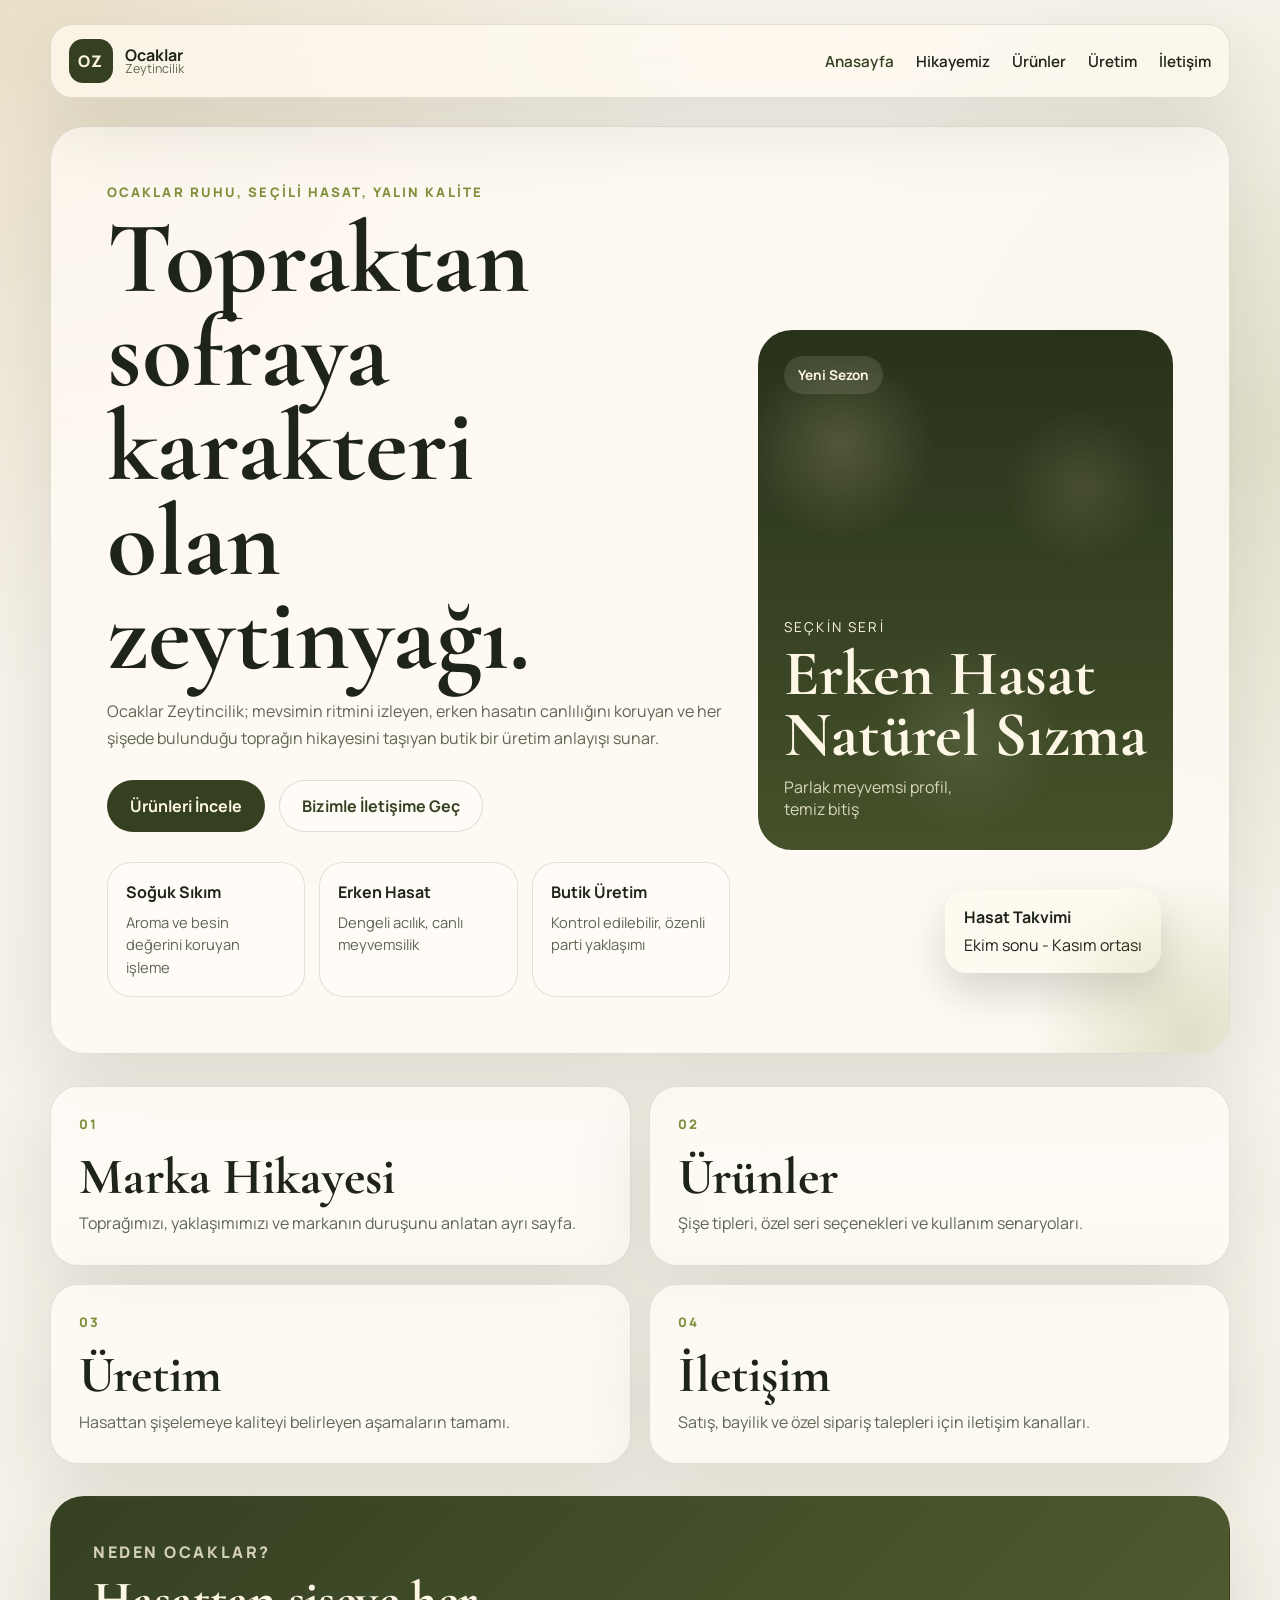
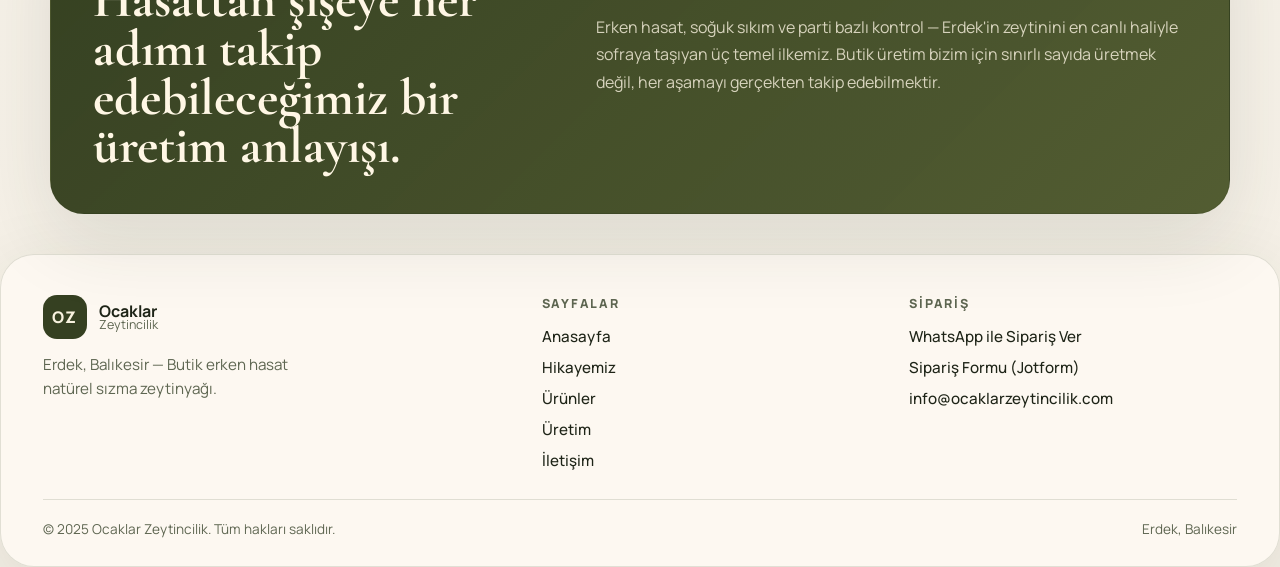
<file: index.html>
<!doctype html>
<html lang="tr">
  <head>
    <meta charset="UTF-8" />
    <meta name="viewport" content="width=device-width, initial-scale=1.0" />
    <title>Ocaklar Zeytincilik</title>
    <meta
      name="description"
      content="Ocaklar Zeytincilik için butik üretim anlayışını ve ürün dünyasını anlatan çok sayfalı web sitesi."
    />
    <link rel="preconnect" href="https://fonts.googleapis.com" />
    <link rel="preconnect" href="https://fonts.gstatic.com" crossorigin />
    <link
      href="https://fonts.googleapis.com/css2?family=Cormorant+Garamond:wght@500;600;700&family=Manrope:wght@400;500;600;700;800&display=swap"
      rel="stylesheet"
    />
    <link rel="icon" href="favicon.svg" type="image/svg+xml" />
    <link rel="stylesheet" href="styles.css" />
    <meta property="og:type" content="website" />
    <meta property="og:title" content="Ocaklar Zeytincilik" />
    <meta property="og:description" content="Erdek'ten butik erken hasat natürel sızma zeytinyağı. Soğuk sıkım, karakterli profil." />
    <meta property="og:locale" content="tr_TR" />
  </head>
  <body>
    <div class="page-shell">
      <header class="site-header">
        <a class="brand" href="index.html">
          <span class="brand-mark">OZ</span>
          <span class="brand-text">
            <strong>Ocaklar</strong>
            <span>Zeytincilik</span>
          </span>
        </a>
        <button class="menu-toggle" type="button" aria-expanded="false" aria-label="Menüyü aç">
          <span></span>
          <span></span>
        </button>
        <nav class="site-nav">
          <a class="is-current" href="index.html">Anasayfa</a>
          <a href="hikayemiz.html">Hikayemiz</a>
          <a href="urunler.html">Ürünler</a>
          <a href="uretim.html">Üretim</a>
          <a href="iletisim.html">İletişim</a>
        </nav>
      </header>

      <main>
        <section class="hero">
          <div class="hero-copy reveal">
            <p class="eyebrow">Ocaklar ruhu, seçili hasat, yalın kalite</p>
            <h1>Topraktan sofraya karakteri olan zeytinyağı.</h1>
            <p class="hero-text">
              Ocaklar Zeytincilik; mevsimin ritmini izleyen, erken hasatın canlılığını
              koruyan ve her şişede bulunduğu toprağın hikayesini taşıyan butik bir
              üretim anlayışı sunar.
            </p>
            <div class="hero-actions">
              <a class="button button-primary" href="urunler.html">Ürünleri İncele</a>
              <a class="button button-secondary" href="iletisim.html">Bizimle İletişime Geç</a>
            </div>
            <ul class="hero-metrics">
              <li>
                <strong>Soğuk Sıkım</strong>
                <span>Aroma ve besin değerini koruyan işleme</span>
              </li>
              <li>
                <strong>Erken Hasat</strong>
                <span>Dengeli acılık, canlı meyvemsilik</span>
              </li>
              <li>
                <strong>Butik Üretim</strong>
                <span>Kontrol edilebilir, özenli parti yaklaşımı</span>
              </li>
            </ul>
          </div>
          <div class="hero-visual reveal">
            <div class="olive-card">
              <div class="olive-badge">Yeni Sezon</div>
              <div class="olive-pattern"></div>
              <div class="olive-content">
                <p>Seçkin Seri</p>
                <h2>Erken Hasat Natürel Sızma</h2>
                <span>Parlak meyvemsi profil, temiz bitiş</span>
              </div>
            </div>
            <div class="floating-note">
              <strong>Hasat Takvimi</strong>
              <span>Ekim sonu - Kasım ortası</span>
            </div>
          </div>
        </section>

        <section class="page-links">
          <a class="link-card reveal" href="hikayemiz.html">
            <p class="eyebrow">01</p>
            <h2>Marka Hikayesi</h2>
            <span>Toprağımızı, yaklaşımımızı ve markanın duruşunu anlatan ayrı sayfa.</span>
          </a>
          <a class="link-card reveal" href="urunler.html">
            <p class="eyebrow">02</p>
            <h2>Ürünler</h2>
            <span>Şişe tipleri, özel seri seçenekleri ve kullanım senaryoları.</span>
          </a>
          <a class="link-card reveal" href="uretim.html">
            <p class="eyebrow">03</p>
            <h2>Üretim</h2>
            <span>Hasattan şişelemeye kaliteyi belirleyen aşamaların tamamı.</span>
          </a>
          <a class="link-card reveal" href="iletisim.html">
            <p class="eyebrow">04</p>
            <h2>İletişim</h2>
            <span>Satış, bayilik ve özel sipariş talepleri için iletişim kanalları.</span>
          </a>
        </section>

        <section class="highlight reveal">
          <div>
            <p class="eyebrow">Neden Ocaklar?</p>
            <h2>Hasattan şişeye her adımı takip edebileceğimiz bir üretim anlayışı.</h2>
          </div>
          <p>
            Erken hasat, soğuk sıkım ve parti bazlı kontrol — Erdek'in zeytinini en canlı
            haliyle sofraya taşıyan üç temel ilkemiz. Butik üretim bizim için sınırlı sayıda
            üretmek değil, her aşamayı gerçekten takip edebilmektir.
          </p>
        </section>
      </main>
    </div>

    <footer class="site-footer">
      <div class="footer-inner">
        <div class="footer-brand">
          <a class="brand" href="index.html">
            <span class="brand-mark">OZ</span>
            <span class="brand-text">
              <strong>Ocaklar</strong>
              <span>Zeytincilik</span>
            </span>
          </a>
          <p class="footer-tagline">Erdek, Balıkesir — Butik erken hasat natürel sızma zeytinyağı.</p>
        </div>
        <nav class="footer-nav">
          <strong>Sayfalar</strong>
          <a href="index.html">Anasayfa</a>
          <a href="hikayemiz.html">Hikayemiz</a>
          <a href="urunler.html">Ürünler</a>
          <a href="uretim.html">Üretim</a>
          <a href="iletisim.html">İletişim</a>
        </nav>
        <div class="footer-contact">
          <strong>Sipariş</strong>
          <a href="https://wa.me/905555555555?text=Merhaba%20Ocaklar%20Zeytincilik" target="_blank" rel="noreferrer">WhatsApp ile Sipariş Ver</a>
          <a href="siparis.html">Sipariş Formu (Jotform)</a>
          <a href="mailto:info@ocaklarzeytincilik.com">info@ocaklarzeytincilik.com</a>
        </div>
      </div>
      <div class="footer-bottom">
        <span>© 2025 Ocaklar Zeytincilik. Tüm hakları saklıdır.</span>
        <a href="https://maps.google.com/?q=Erdek,Bal%C4%B1kesir" target="_blank" rel="noreferrer">Erdek, Balıkesir</a>
      </div>
    </footer>

    <script src="script.js"></script>
  </body>
</html>
</file>
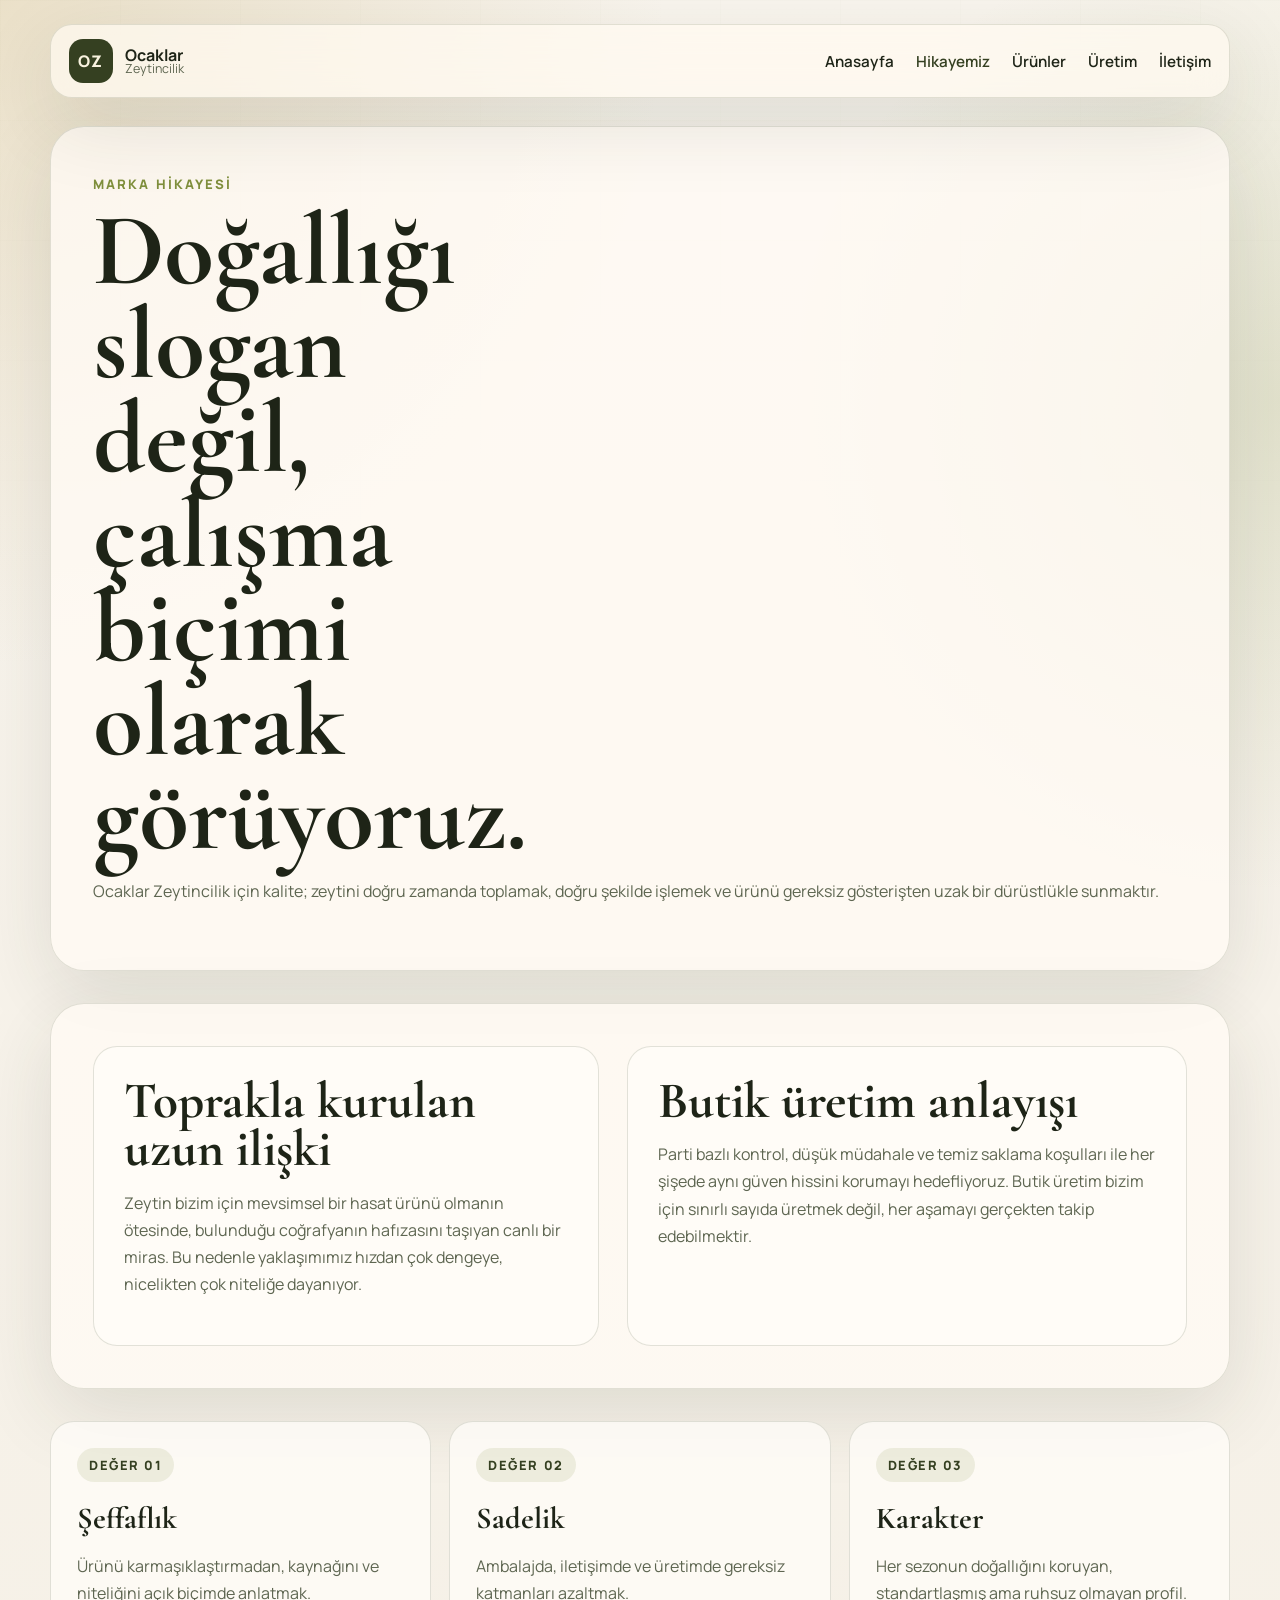
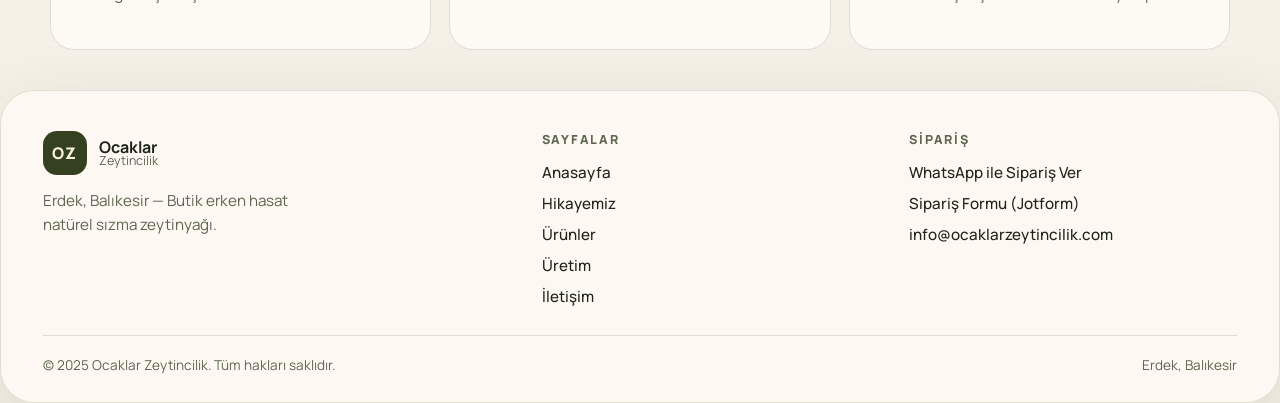
<file: hikayemiz.html>
<!doctype html>
<html lang="tr">
  <head>
    <meta charset="UTF-8" />
    <meta name="viewport" content="width=device-width, initial-scale=1.0" />
    <title>Hikayemiz | Ocaklar Zeytincilik</title>
    <meta
      name="description"
      content="Ocaklar Zeytincilik'in marka hikayesi, üretim yaklaşımı ve değerleri."
    />
    <link rel="preconnect" href="https://fonts.googleapis.com" />
    <link rel="preconnect" href="https://fonts.gstatic.com" crossorigin />
    <link
      href="https://fonts.googleapis.com/css2?family=Cormorant+Garamond:wght@500;600;700&family=Manrope:wght@400;500;600;700;800&display=swap"
      rel="stylesheet"
    />
    <link rel="icon" href="favicon.svg" type="image/svg+xml" />
    <link rel="stylesheet" href="styles.css" />
    <meta property="og:type" content="website" />
    <meta property="og:title" content="Hikayemiz | Ocaklar Zeytincilik" />
    <meta property="og:description" content="Ocaklar Zeytincilik'in marka hikayesi, üretim yaklaşımı ve değerleri." />
    <meta property="og:locale" content="tr_TR" />
  </head>
  <body>
    <div class="page-shell">
      <header class="site-header">
        <a class="brand" href="index.html">
          <span class="brand-mark">OZ</span>
          <span class="brand-text">
            <strong>Ocaklar</strong>
            <span>Zeytincilik</span>
          </span>
        </a>
        <button class="menu-toggle" type="button" aria-expanded="false" aria-label="Menüyü aç">
          <span></span>
          <span></span>
        </button>
        <nav class="site-nav">
          <a href="index.html">Anasayfa</a>
          <a class="is-current" href="hikayemiz.html">Hikayemiz</a>
          <a href="urunler.html">Ürünler</a>
          <a href="uretim.html">Üretim</a>
          <a href="iletisim.html">İletişim</a>
        </nav>
      </header>

      <main>
        <section class="page-hero reveal">
          <p class="eyebrow">Marka Hikayesi</p>
          <h1>Doğallığı slogan değil, çalışma biçimi olarak görüyoruz.</h1>
          <p class="hero-text">
            Ocaklar Zeytincilik için kalite; zeytini doğru zamanda toplamak, doğru
            şekilde işlemek ve ürünü gereksiz gösterişten uzak bir dürüstlükle sunmaktır.
          </p>
        </section>

        <section class="story page-story">
          <div class="story-card reveal">
            <h2>Toprakla kurulan uzun ilişki</h2>
            <p>
              Zeytin bizim için mevsimsel bir hasat ürünü olmanın ötesinde, bulunduğu
              coğrafyanın hafızasını taşıyan canlı bir miras. Bu nedenle yaklaşımımız
              hızdan çok dengeye, nicelikten çok niteliğe dayanıyor.
            </p>
          </div>
          <div class="story-card reveal">
            <h2>Butik üretim anlayışı</h2>
            <p>
              Parti bazlı kontrol, düşük müdahale ve temiz saklama koşulları ile her
              şişede aynı güven hissini korumayı hedefliyoruz. Butik üretim bizim için
              sınırlı sayıda üretmek değil, her aşamayı gerçekten takip edebilmektir.
            </p>
          </div>
        </section>

        <section class="values-grid">
          <article class="product-card reveal">
            <span class="product-tag">Değer 01</span>
            <h3>Şeffaflık</h3>
            <p>Ürünü karmaşıklaştırmadan, kaynağını ve niteliğini açık biçimde anlatmak.</p>
          </article>
          <article class="product-card reveal">
            <span class="product-tag">Değer 02</span>
            <h3>Sadelik</h3>
            <p>Ambalajda, iletişimde ve üretimde gereksiz katmanları azaltmak.</p>
          </article>
          <article class="product-card reveal">
            <span class="product-tag">Değer 03</span>
            <h3>Karakter</h3>
            <p>Her sezonun doğallığını koruyan, standartlaşmış ama ruhsuz olmayan profil.</p>
          </article>
        </section>
      </main>
    </div>

    <footer class="site-footer">
      <div class="footer-inner">
        <div class="footer-brand">
          <a class="brand" href="index.html">
            <span class="brand-mark">OZ</span>
            <span class="brand-text">
              <strong>Ocaklar</strong>
              <span>Zeytincilik</span>
            </span>
          </a>
          <p class="footer-tagline">Erdek, Balıkesir — Butik erken hasat natürel sızma zeytinyağı.</p>
        </div>
        <nav class="footer-nav">
          <strong>Sayfalar</strong>
          <a href="index.html">Anasayfa</a>
          <a href="hikayemiz.html">Hikayemiz</a>
          <a href="urunler.html">Ürünler</a>
          <a href="uretim.html">Üretim</a>
          <a href="iletisim.html">İletişim</a>
        </nav>
        <div class="footer-contact">
          <strong>Sipariş</strong>
          <a href="https://wa.me/905555555555?text=Merhaba%20Ocaklar%20Zeytincilik" target="_blank" rel="noreferrer">WhatsApp ile Sipariş Ver</a>
          <a href="siparis.html">Sipariş Formu (Jotform)</a>
          <a href="mailto:info@ocaklarzeytincilik.com">info@ocaklarzeytincilik.com</a>
        </div>
      </div>
      <div class="footer-bottom">
        <span>© 2025 Ocaklar Zeytincilik. Tüm hakları saklıdır.</span>
        <a href="https://maps.google.com/?q=Erdek,Bal%C4%B1kesir" target="_blank" rel="noreferrer">Erdek, Balıkesir</a>
      </div>
    </footer>

    <script src="script.js"></script>
  </body>
</html>
</file>
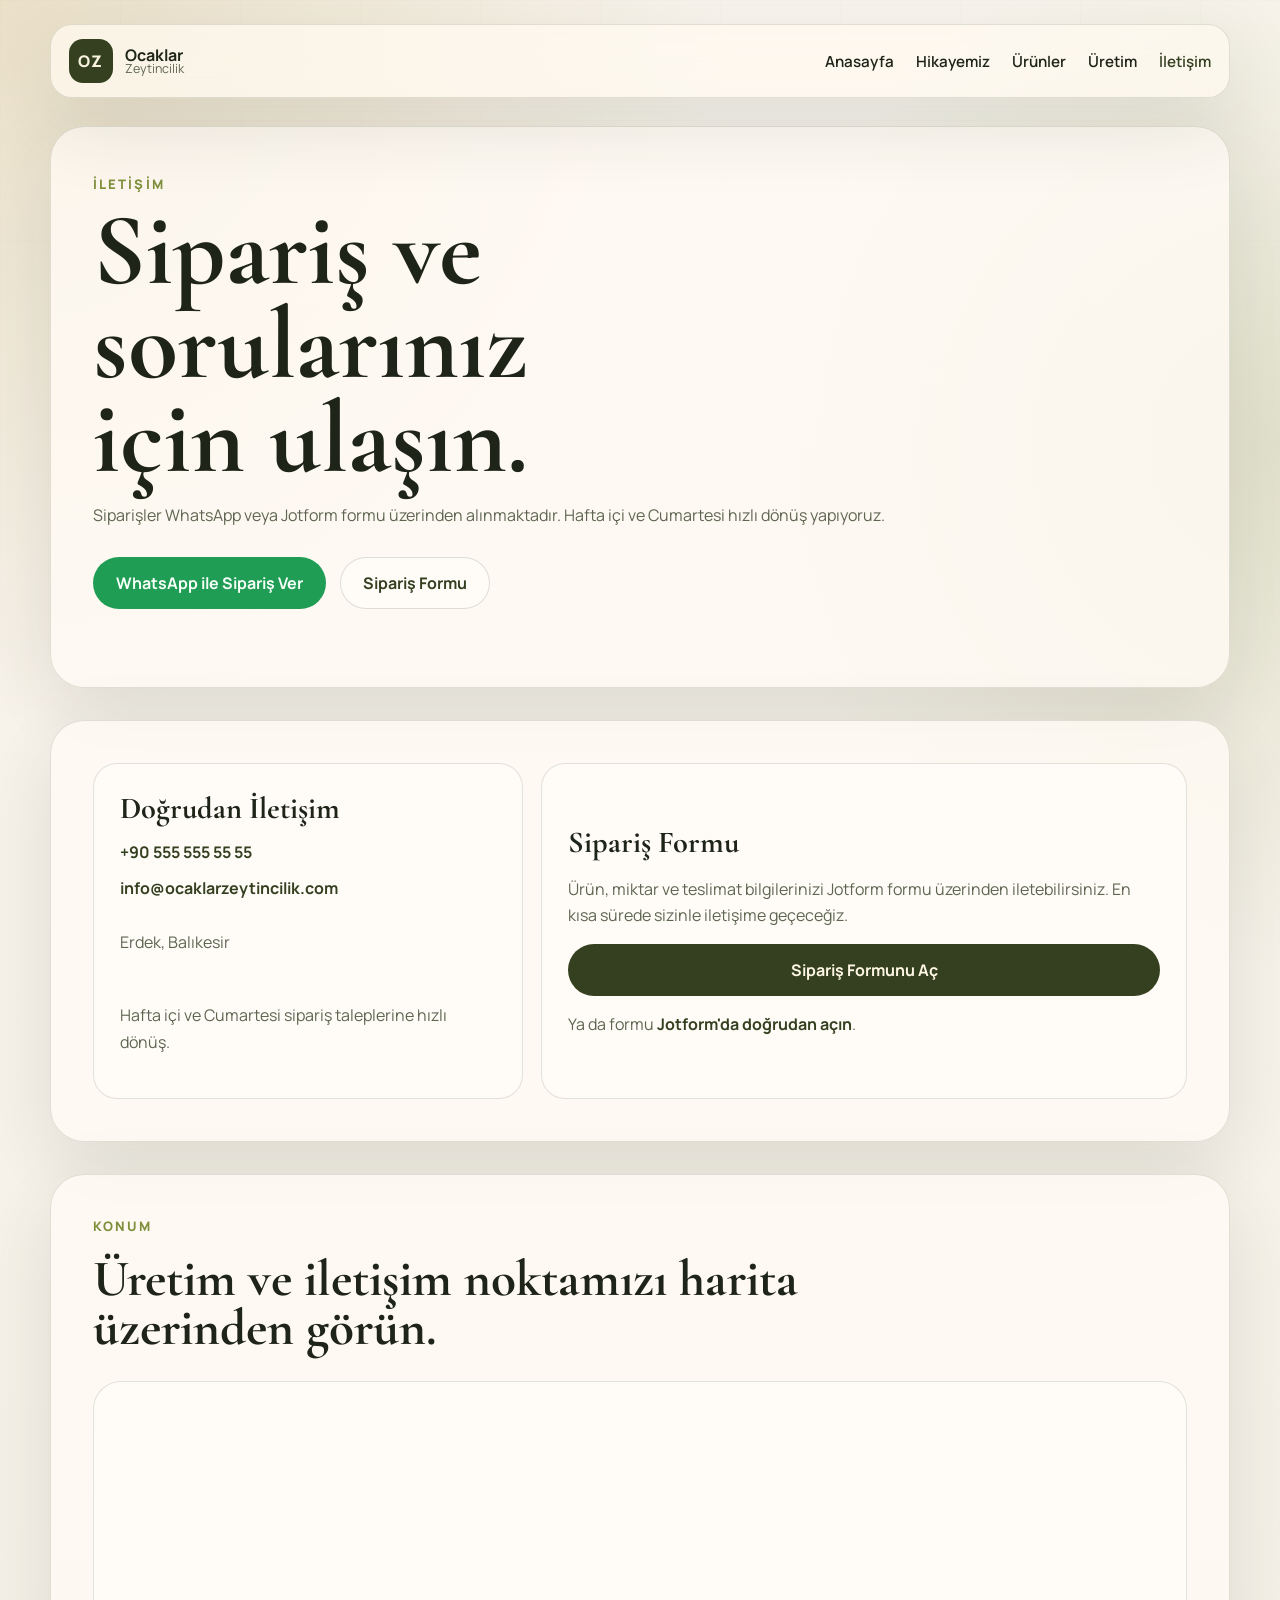
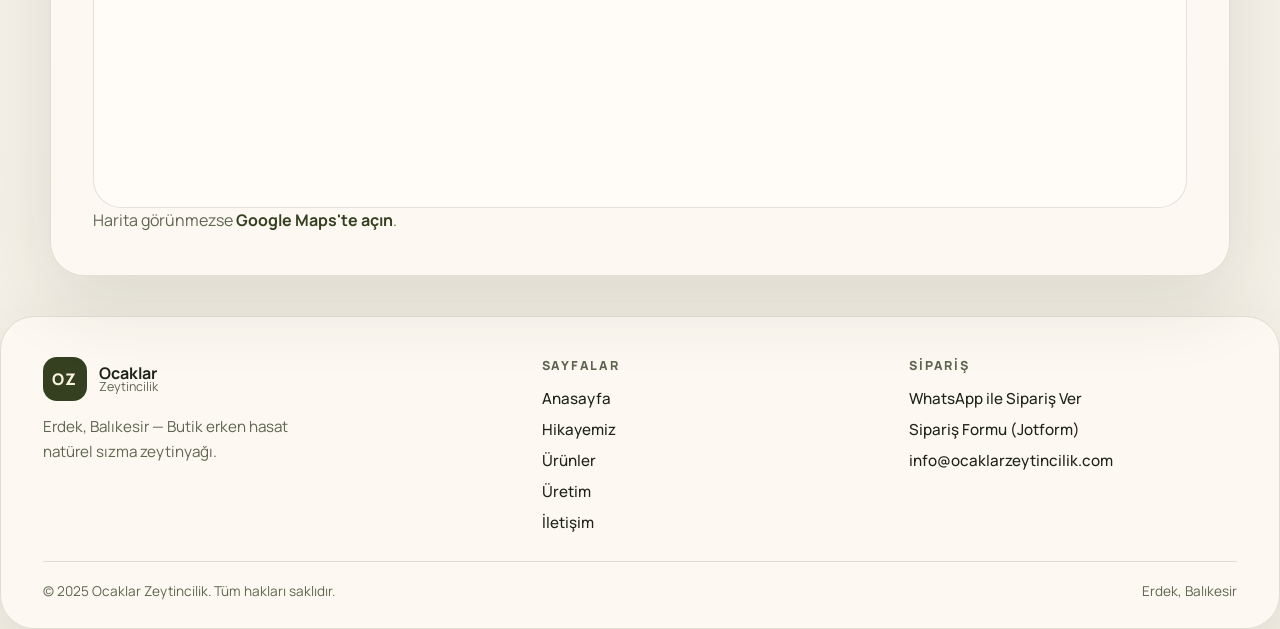
<file: iletisim.html>
<!doctype html>
<html lang="tr">
  <head>
    <meta charset="UTF-8" />
    <meta name="viewport" content="width=device-width, initial-scale=1.0" />
    <title>İletişim | Ocaklar Zeytincilik</title>
    <meta
      name="description"
      content="Ocaklar Zeytincilik iletişim, satış ve bayilik talepleri için ulaşım sayfası."
    />
    <link rel="preconnect" href="https://fonts.googleapis.com" />
    <link rel="preconnect" href="https://fonts.gstatic.com" crossorigin />
    <link
      href="https://fonts.googleapis.com/css2?family=Cormorant+Garamond:wght@500;600;700&family=Manrope:wght@400;500;600;700;800&display=swap"
      rel="stylesheet"
    />
    <link rel="icon" href="favicon.svg" type="image/svg+xml" />
    <link rel="stylesheet" href="styles.css" />
    <meta property="og:type" content="website" />
    <meta property="og:title" content="İletişim | Ocaklar Zeytincilik" />
    <meta property="og:description" content="Ocaklar Zeytincilik iletişim, satış ve bayilik talepleri için ulaşım sayfası." />
    <meta property="og:locale" content="tr_TR" />
  </head>
  <body>
    <div class="page-shell">
      <header class="site-header">
        <a class="brand" href="index.html">
          <span class="brand-mark">OZ</span>
          <span class="brand-text">
            <strong>Ocaklar</strong>
            <span>Zeytincilik</span>
          </span>
        </a>
        <button class="menu-toggle" type="button" aria-expanded="false" aria-label="Menüyü aç">
          <span></span>
          <span></span>
        </button>
        <nav class="site-nav">
          <a href="index.html">Anasayfa</a>
          <a href="hikayemiz.html">Hikayemiz</a>
          <a href="urunler.html">Ürünler</a>
          <a href="uretim.html">Üretim</a>
          <a class="is-current" href="iletisim.html">İletişim</a>
        </nav>
      </header>

      <main>
        <section class="page-hero reveal">
          <p class="eyebrow">İletişim</p>
          <h1>Sipariş ve sorularınız için ulaşın.</h1>
          <p class="hero-text">
            Siparişler WhatsApp veya Jotform formu üzerinden alınmaktadır.
            Hafta içi ve Cumartesi hızlı dönüş yapıyoruz.
          </p>
          <div class="hero-actions">
            <a
              class="button button-whatsapp"
              href="https://wa.me/905555555555?text=Merhaba%20Ocaklar%20Zeytincilik,%20sipari%C5%9F%20vermek%20istiyorum."
              target="_blank"
              rel="noreferrer"
            >WhatsApp ile Sipariş Ver</a>
            <a class="button button-secondary" href="siparis.html">Sipariş Formu</a>
          </div>
        </section>

        <section class="contact">
          <div class="contact-panel">
            <div class="contact-card">
              <h3>Doğrudan İletişim</h3>
              <a href="tel:+905555555555">+90 555 555 55 55</a>
              <a href="mailto:info@ocaklarzeytincilik.com">info@ocaklarzeytincilik.com</a>
              <p>Erdek, Balıkesir</p>
              <p>Hafta içi ve Cumartesi sipariş taleplerine hızlı dönüş.</p>
            </div>
            <div class="contact-form embed-card contact-cta-card">
              <h3>Sipariş Formu</h3>
              <p class="embed-note">
                Ürün, miktar ve teslimat bilgilerinizi Jotform formu üzerinden iletebilirsiniz.
                En kısa sürede sizinle iletişime geçeceğiz.
              </p>
              <a class="button button-primary" href="siparis.html">Sipariş Formunu Aç</a>
              <p class="embed-fallback">
                Ya da formu
                <a href="https://form.jotform.com/260676899460070" target="_blank" rel="noreferrer">Jotform'da doğrudan açın</a>.
              </p>
            </div>
          </div>
        </section>

        <section class="map-section">
          <div class="section-intro">
            <p class="eyebrow">Konum</p>
            <h2>Üretim ve iletişim noktamızı harita üzerinden görün.</h2>
          </div>
          <div class="map-frame">
            <iframe
              title="Ocaklar Zeytincilik konum haritasi"
              src="https://www.google.com/maps?q=Erdek,Bal%C4%B1kesir&z=12&output=embed"
              loading="lazy"
              referrerpolicy="no-referrer-when-downgrade"
            ></iframe>
          </div>
          <p class="map-fallback">
            Harita görünmezse
            <a href="https://maps.google.com/?q=Erdek,Bal%C4%B1kesir" target="_blank" rel="noreferrer">Google Maps'te açın</a>.
          </p>
        </section>
      </main>
    </div>

    <footer class="site-footer">
      <div class="footer-inner">
        <div class="footer-brand">
          <a class="brand" href="index.html">
            <span class="brand-mark">OZ</span>
            <span class="brand-text">
              <strong>Ocaklar</strong>
              <span>Zeytincilik</span>
            </span>
          </a>
          <p class="footer-tagline">Erdek, Balıkesir — Butik erken hasat natürel sızma zeytinyağı.</p>
        </div>
        <nav class="footer-nav">
          <strong>Sayfalar</strong>
          <a href="index.html">Anasayfa</a>
          <a href="hikayemiz.html">Hikayemiz</a>
          <a href="urunler.html">Ürünler</a>
          <a href="uretim.html">Üretim</a>
          <a href="iletisim.html">İletişim</a>
        </nav>
        <div class="footer-contact">
          <strong>Sipariş</strong>
          <a href="https://wa.me/905555555555?text=Merhaba%20Ocaklar%20Zeytincilik" target="_blank" rel="noreferrer">WhatsApp ile Sipariş Ver</a>
          <a href="siparis.html">Sipariş Formu (Jotform)</a>
          <a href="mailto:info@ocaklarzeytincilik.com">info@ocaklarzeytincilik.com</a>
        </div>
      </div>
      <div class="footer-bottom">
        <span>© 2025 Ocaklar Zeytincilik. Tüm hakları saklıdır.</span>
        <a href="https://maps.google.com/?q=Erdek,Bal%C4%B1kesir" target="_blank" rel="noreferrer">Erdek, Balıkesir</a>
      </div>
    </footer>

    <script src="script.js"></script>
  </body>
</html>
</file>
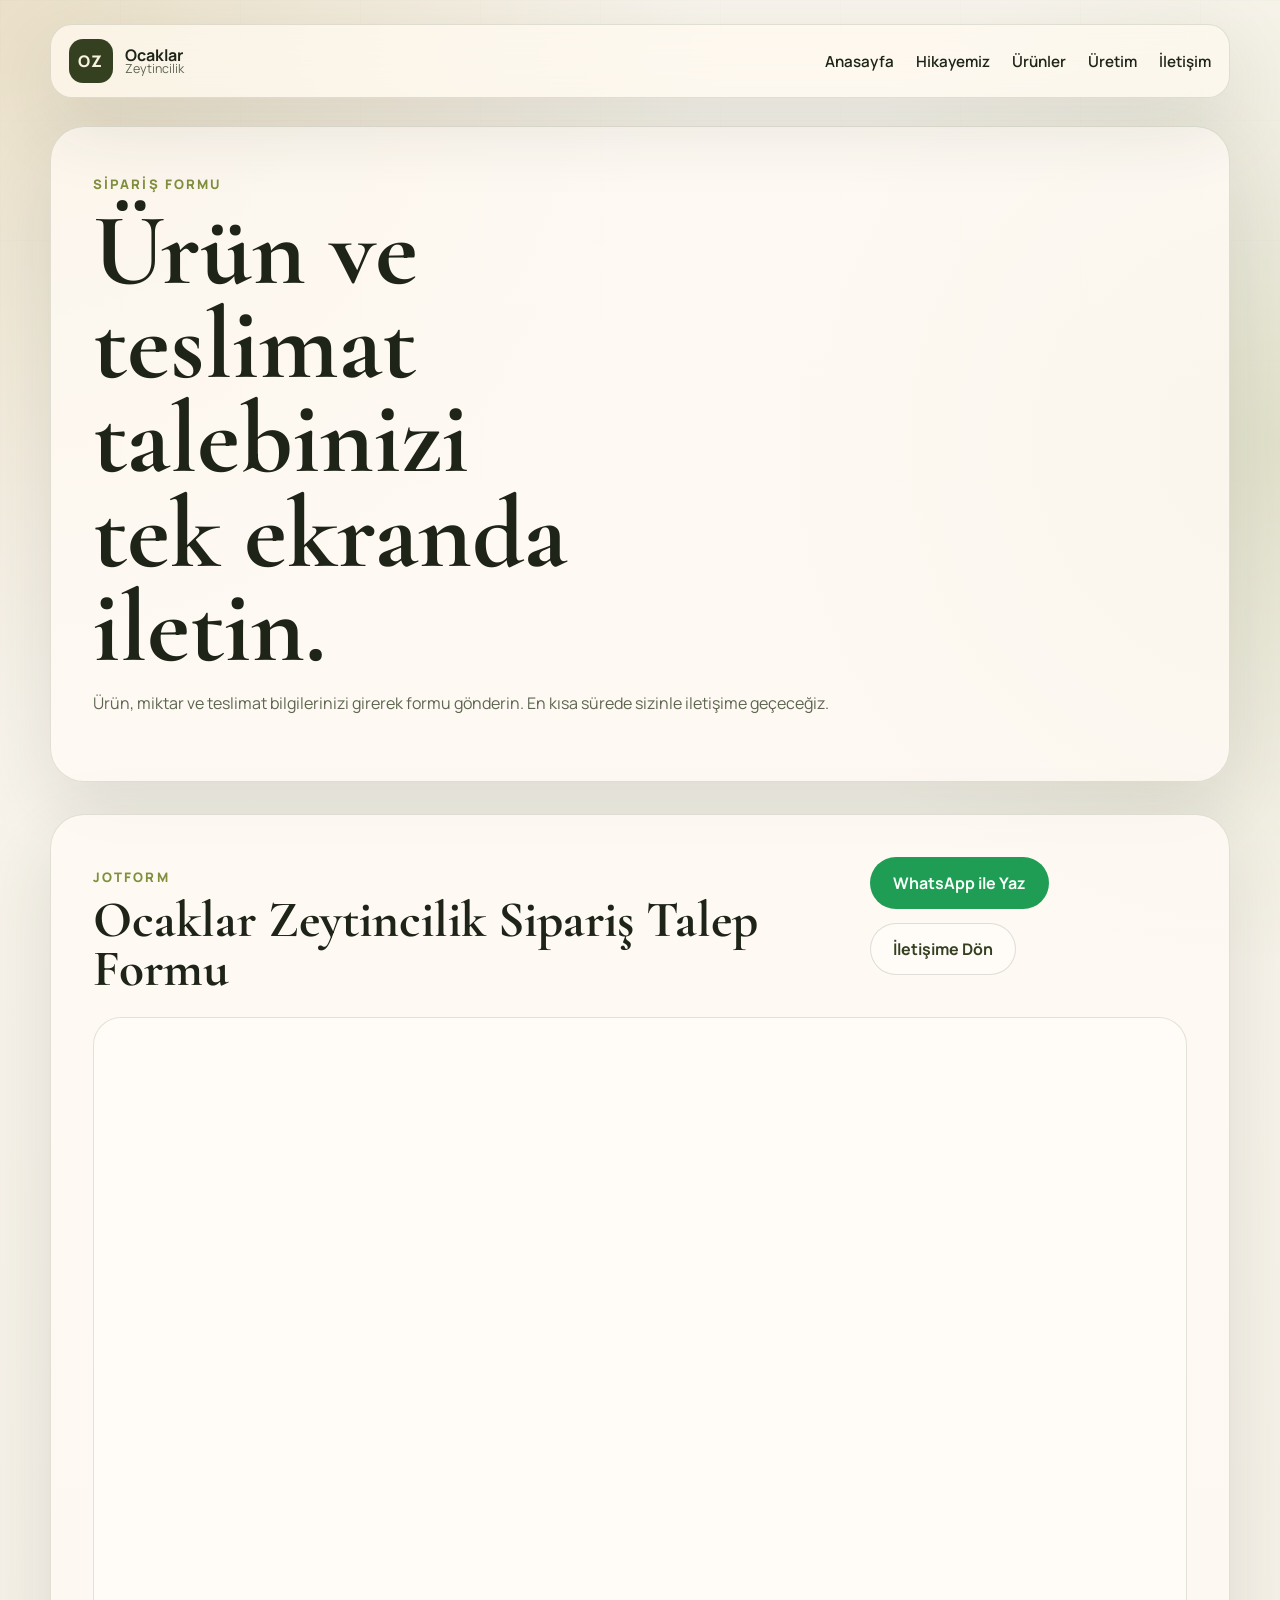
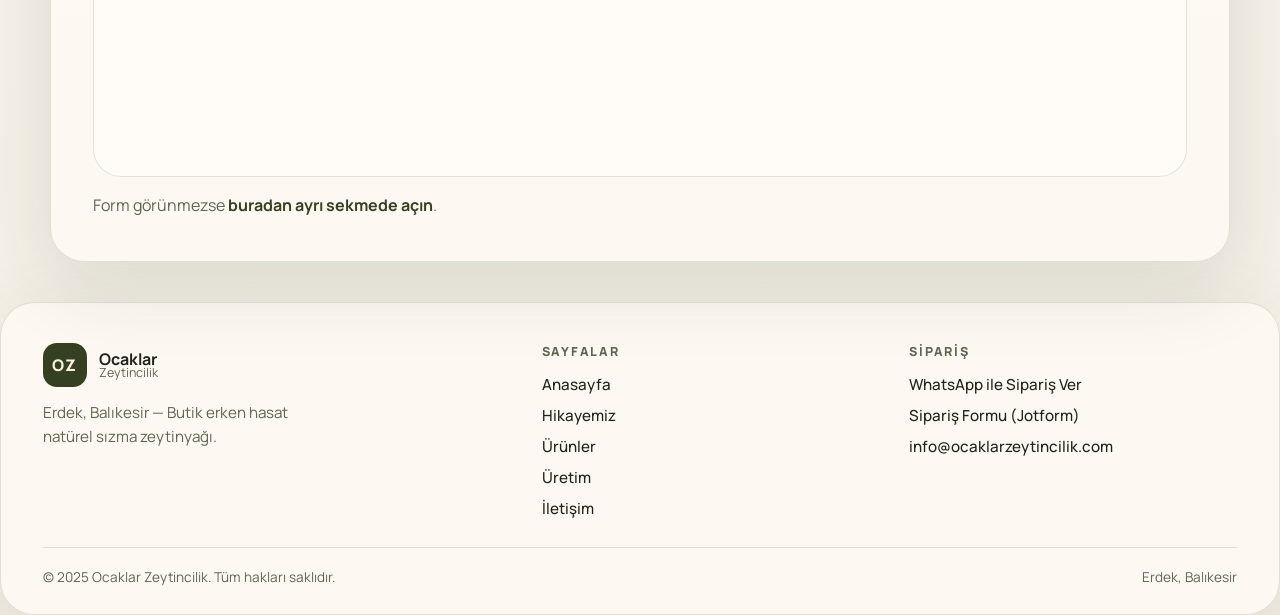
<file: siparis.html>
<!doctype html>
<html lang="tr">
  <head>
    <meta charset="UTF-8" />
    <meta name="viewport" content="width=device-width, initial-scale=1.0" />
    <title>Sipariş Formu | Ocaklar Zeytincilik</title>
    <meta
      name="description"
      content="Ocaklar Zeytincilik sipariş formu. Ürün, miktar ve teslimat talebinizi iletin."
    />
    <link rel="preconnect" href="https://fonts.googleapis.com" />
    <link rel="preconnect" href="https://fonts.gstatic.com" crossorigin />
    <link
      href="https://fonts.googleapis.com/css2?family=Cormorant+Garamond:wght@500;600;700&family=Manrope:wght@400;500;600;700;800&display=swap"
      rel="stylesheet"
    />
    <link rel="icon" href="favicon.svg" type="image/svg+xml" />
    <link rel="stylesheet" href="styles.css" />
    <meta property="og:type" content="website" />
    <meta property="og:title" content="Sipariş Formu | Ocaklar Zeytincilik" />
    <meta property="og:description" content="Ocaklar Zeytincilik sipariş formu. Ürün, miktar ve teslimat talebinizi iletin." />
    <meta property="og:locale" content="tr_TR" />
  </head>
  <body>
    <div class="page-shell">
      <header class="site-header">
        <a class="brand" href="index.html">
          <span class="brand-mark">OZ</span>
          <span class="brand-text">
            <strong>Ocaklar</strong>
            <span>Zeytincilik</span>
          </span>
        </a>
        <button class="menu-toggle" type="button" aria-expanded="false" aria-label="Menüyü aç">
          <span></span>
          <span></span>
        </button>
        <nav class="site-nav">
          <a href="index.html">Anasayfa</a>
          <a href="hikayemiz.html">Hikayemiz</a>
          <a href="urunler.html">Ürünler</a>
          <a href="uretim.html">Üretim</a>
          <a href="iletisim.html">İletişim</a>
        </nav>
      </header>

      <main>
        <section class="page-hero reveal">
          <p class="eyebrow">Sipariş Formu</p>
          <h1>Ürün ve teslimat talebinizi tek ekranda iletin.</h1>
          <p class="hero-text">
            Ürün, miktar ve teslimat bilgilerinizi girerek formu gönderin. En kısa sürede
            sizinle iletişime geçeceğiz.
          </p>
        </section>

        <section class="form-page">
          <div class="form-page-head reveal">
            <div>
              <p class="eyebrow">Jotform</p>
              <h2>Ocaklar Zeytincilik Sipariş Talep Formu</h2>
            </div>
            <div class="contact-actions">
              <a
                class="button button-whatsapp"
                href="https://wa.me/905555555555?text=Merhaba%20Ocaklar%20Zeytincilik,%20siparis%20formu%20hakkinda%20bilgi%20almak%20istiyorum."
                target="_blank"
                rel="noreferrer"
              >
                WhatsApp ile Yaz
              </a>
              <a class="button button-secondary" href="iletisim.html">İletişime Dön</a>
            </div>
          </div>
          <div class="form-page-embed">
            <script type="text/javascript" src="https://form.jotform.com/jsform/260676899460070"></script>
          </div>
          <p class="embed-fallback form-page-fallback">
            Form görünmezse
            <a href="https://form.jotform.com/260676899460070" target="_blank" rel="noreferrer">buradan ayrı sekmede açın</a>.
          </p>
        </section>
      </main>
    </div>

    <footer class="site-footer">
      <div class="footer-inner">
        <div class="footer-brand">
          <a class="brand" href="index.html">
            <span class="brand-mark">OZ</span>
            <span class="brand-text">
              <strong>Ocaklar</strong>
              <span>Zeytincilik</span>
            </span>
          </a>
          <p class="footer-tagline">Erdek, Balıkesir — Butik erken hasat natürel sızma zeytinyağı.</p>
        </div>
        <nav class="footer-nav">
          <strong>Sayfalar</strong>
          <a href="index.html">Anasayfa</a>
          <a href="hikayemiz.html">Hikayemiz</a>
          <a href="urunler.html">Ürünler</a>
          <a href="uretim.html">Üretim</a>
          <a href="iletisim.html">İletişim</a>
        </nav>
        <div class="footer-contact">
          <strong>Sipariş</strong>
          <a href="https://wa.me/905555555555?text=Merhaba%20Ocaklar%20Zeytincilik" target="_blank" rel="noreferrer">WhatsApp ile Sipariş Ver</a>
          <a href="siparis.html">Sipariş Formu (Jotform)</a>
          <a href="mailto:info@ocaklarzeytincilik.com">info@ocaklarzeytincilik.com</a>
        </div>
      </div>
      <div class="footer-bottom">
        <span>© 2025 Ocaklar Zeytincilik. Tüm hakları saklıdır.</span>
        <a href="https://maps.google.com/?q=Erdek,Bal%C4%B1kesir" target="_blank" rel="noreferrer">Erdek, Balıkesir</a>
      </div>
    </footer>

    <script src="script.js"></script>
  </body>
</html>
</file>
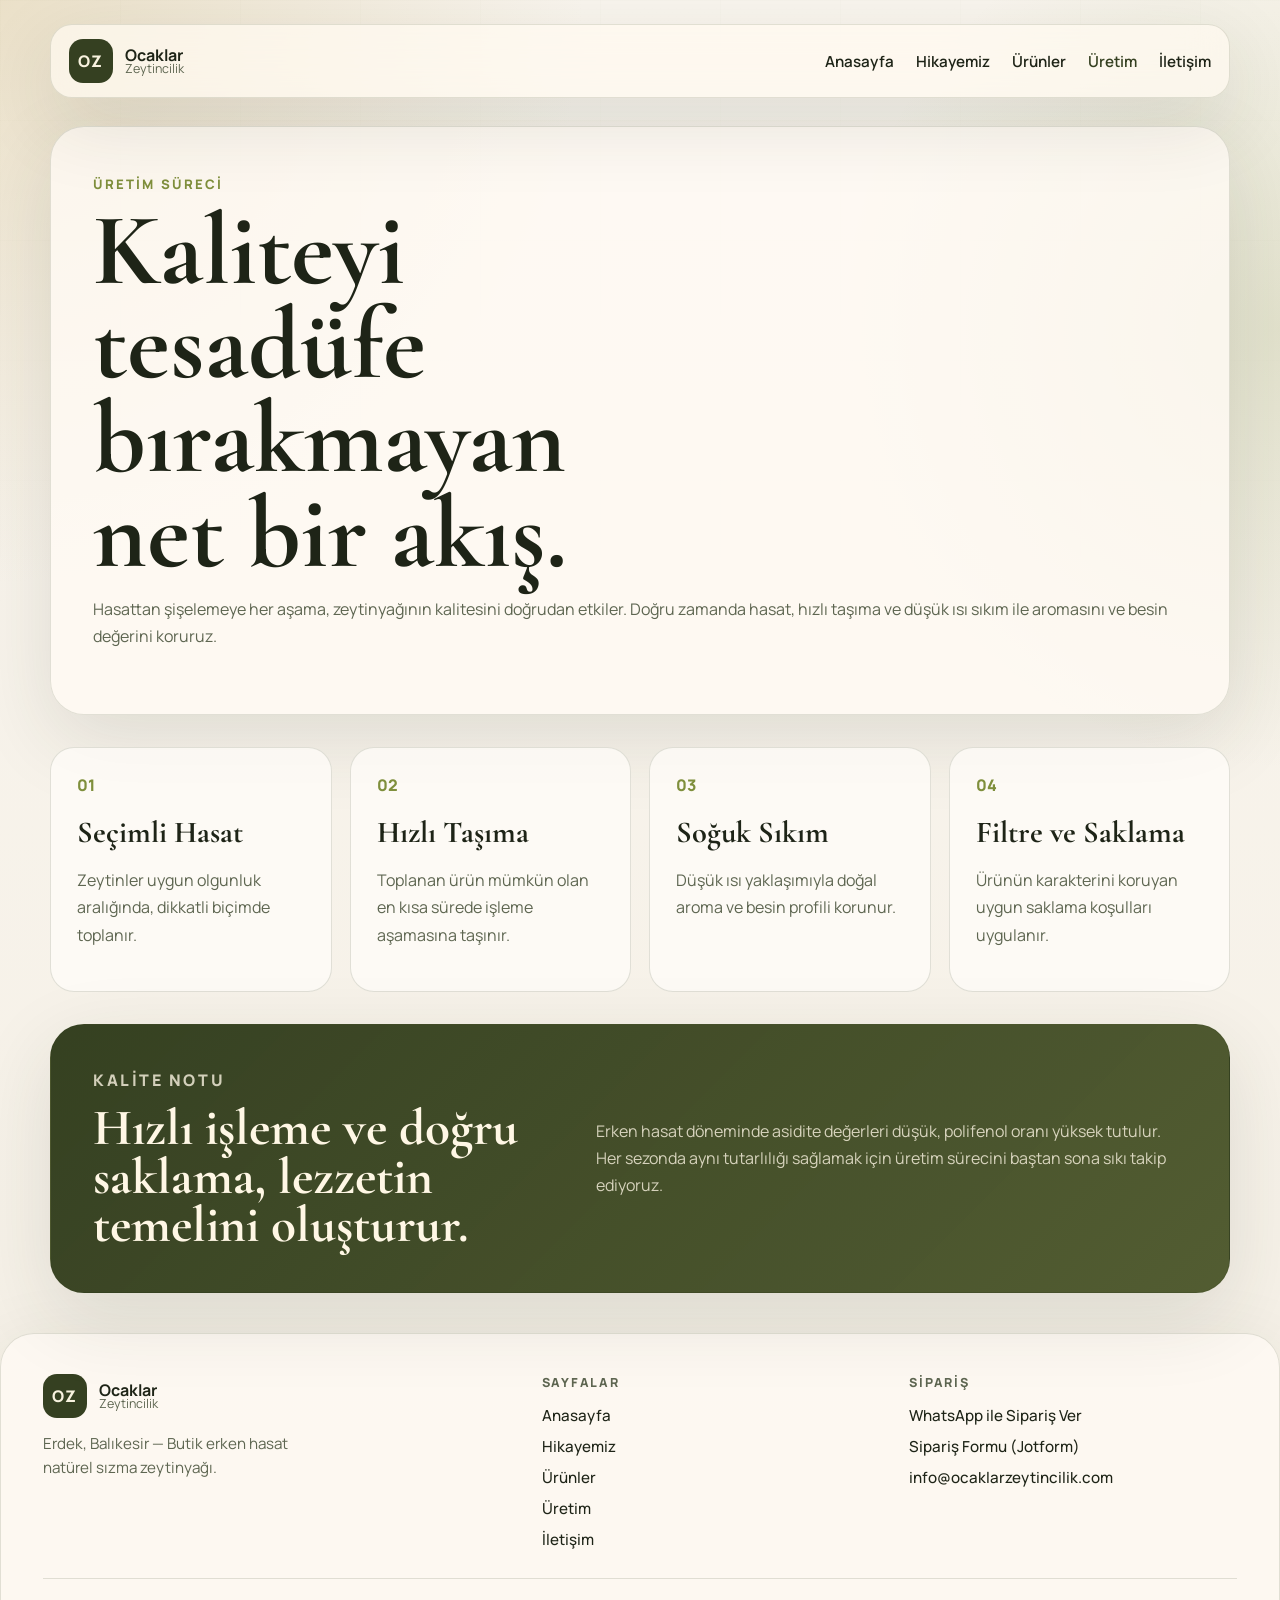
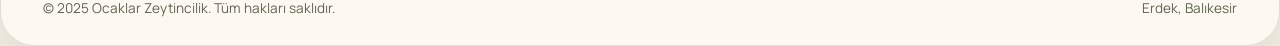
<file: uretim.html>
<!doctype html>
<html lang="tr">
  <head>
    <meta charset="UTF-8" />
    <meta name="viewport" content="width=device-width, initial-scale=1.0" />
    <title>Üretim | Ocaklar Zeytincilik</title>
    <meta
      name="description"
      content="Ocaklar Zeytincilik üretim süreci, hasat yaklaşımı ve kalite akışı."
    />
    <link rel="preconnect" href="https://fonts.googleapis.com" />
    <link rel="preconnect" href="https://fonts.gstatic.com" crossorigin />
    <link
      href="https://fonts.googleapis.com/css2?family=Cormorant+Garamond:wght@500;600;700&family=Manrope:wght@400;500;600;700;800&display=swap"
      rel="stylesheet"
    />
    <link rel="icon" href="favicon.svg" type="image/svg+xml" />
    <link rel="stylesheet" href="styles.css" />
    <meta property="og:type" content="website" />
    <meta property="og:title" content="Üretim | Ocaklar Zeytincilik" />
    <meta property="og:description" content="Ocaklar Zeytincilik üretim süreci, hasat yaklaşımı ve kalite akışı." />
    <meta property="og:locale" content="tr_TR" />
  </head>
  <body>
    <div class="page-shell">
      <header class="site-header">
        <a class="brand" href="index.html">
          <span class="brand-mark">OZ</span>
          <span class="brand-text">
            <strong>Ocaklar</strong>
            <span>Zeytincilik</span>
          </span>
        </a>
        <button class="menu-toggle" type="button" aria-expanded="false" aria-label="Menüyü aç">
          <span></span>
          <span></span>
        </button>
        <nav class="site-nav">
          <a href="index.html">Anasayfa</a>
          <a href="hikayemiz.html">Hikayemiz</a>
          <a href="urunler.html">Ürünler</a>
          <a class="is-current" href="uretim.html">Üretim</a>
          <a href="iletisim.html">İletişim</a>
        </nav>
      </header>

      <main>
        <section class="page-hero reveal">
          <p class="eyebrow">Üretim Süreci</p>
          <h1>Kaliteyi tesadüfe bırakmayan net bir akış.</h1>
          <p class="hero-text">
            Hasattan şişelemeye her aşama, zeytinyağının kalitesini doğrudan etkiler. Doğru
            zamanda hasat, hızlı taşıma ve düşük ısı sıkım ile aromasını ve besin değerini koruruz.
          </p>
        </section>

        <section class="timeline page-timeline">
          <article class="timeline-item reveal">
            <span>01</span>
            <h3>Seçimli Hasat</h3>
            <p>Zeytinler uygun olgunluk aralığında, dikkatli biçimde toplanır.</p>
          </article>
          <article class="timeline-item reveal">
            <span>02</span>
            <h3>Hızlı Taşıma</h3>
            <p>Toplanan ürün mümkün olan en kısa sürede işleme aşamasına taşınır.</p>
          </article>
          <article class="timeline-item reveal">
            <span>03</span>
            <h3>Soğuk Sıkım</h3>
            <p>Düşük ısı yaklaşımıyla doğal aroma ve besin profili korunur.</p>
          </article>
          <article class="timeline-item reveal">
            <span>04</span>
            <h3>Filtre ve Saklama</h3>
            <p>Ürünün karakterini koruyan uygun saklama koşulları uygulanır.</p>
          </article>
        </section>

        <section class="highlight reveal">
          <div>
            <p class="eyebrow">Kalite Notu</p>
            <h2>Hızlı işleme ve doğru saklama, lezzetin temelini oluşturur.</h2>
          </div>
          <p>
            Erken hasat döneminde asidite değerleri düşük, polifenol oranı yüksek tutulur.
            Her sezonda aynı tutarlılığı sağlamak için üretim sürecini baştan sona sıkı takip ediyoruz.
          </p>
        </section>
      </main>
    </div>

    <footer class="site-footer">
      <div class="footer-inner">
        <div class="footer-brand">
          <a class="brand" href="index.html">
            <span class="brand-mark">OZ</span>
            <span class="brand-text">
              <strong>Ocaklar</strong>
              <span>Zeytincilik</span>
            </span>
          </a>
          <p class="footer-tagline">Erdek, Balıkesir — Butik erken hasat natürel sızma zeytinyağı.</p>
        </div>
        <nav class="footer-nav">
          <strong>Sayfalar</strong>
          <a href="index.html">Anasayfa</a>
          <a href="hikayemiz.html">Hikayemiz</a>
          <a href="urunler.html">Ürünler</a>
          <a href="uretim.html">Üretim</a>
          <a href="iletisim.html">İletişim</a>
        </nav>
        <div class="footer-contact">
          <strong>Sipariş</strong>
          <a href="https://wa.me/905555555555?text=Merhaba%20Ocaklar%20Zeytincilik" target="_blank" rel="noreferrer">WhatsApp ile Sipariş Ver</a>
          <a href="siparis.html">Sipariş Formu (Jotform)</a>
          <a href="mailto:info@ocaklarzeytincilik.com">info@ocaklarzeytincilik.com</a>
        </div>
      </div>
      <div class="footer-bottom">
        <span>© 2025 Ocaklar Zeytincilik. Tüm hakları saklıdır.</span>
        <a href="https://maps.google.com/?q=Erdek,Bal%C4%B1kesir" target="_blank" rel="noreferrer">Erdek, Balıkesir</a>
      </div>
    </footer>

    <script src="script.js"></script>
  </body>
</html>
</file>
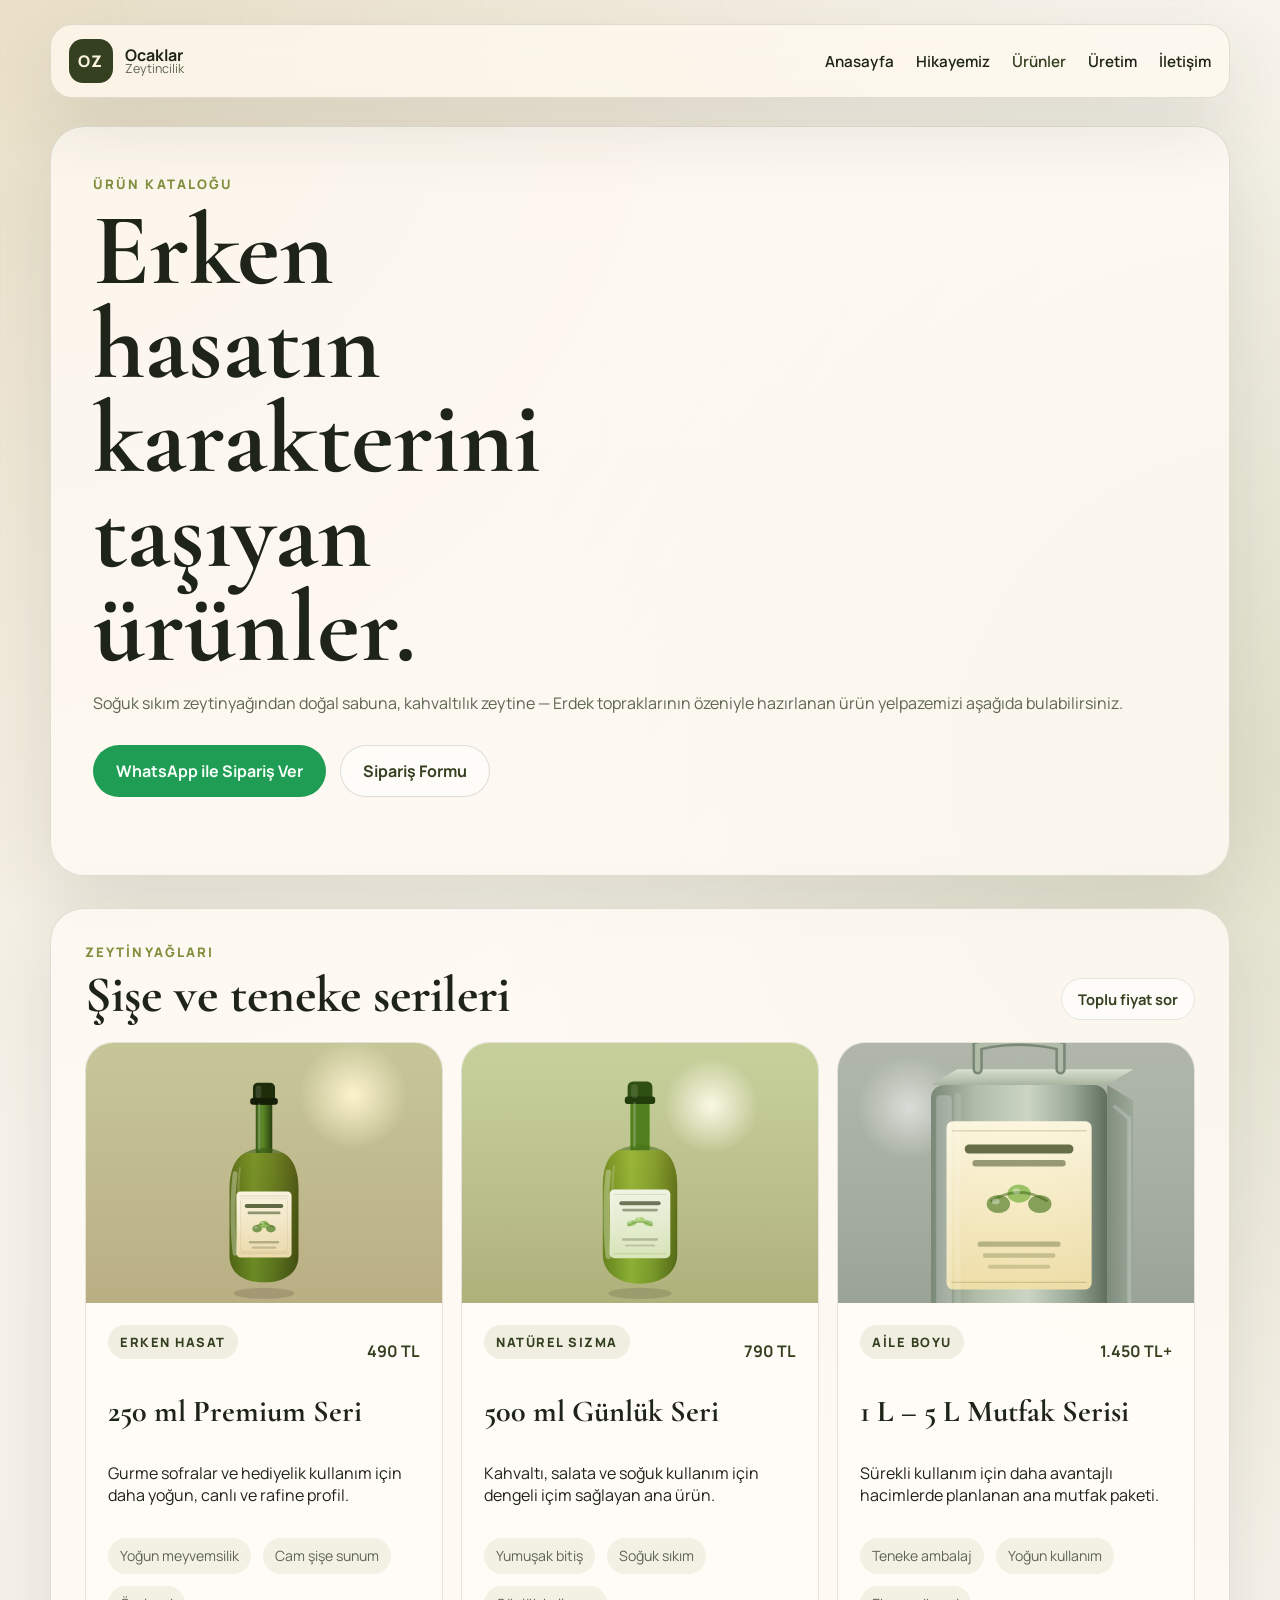
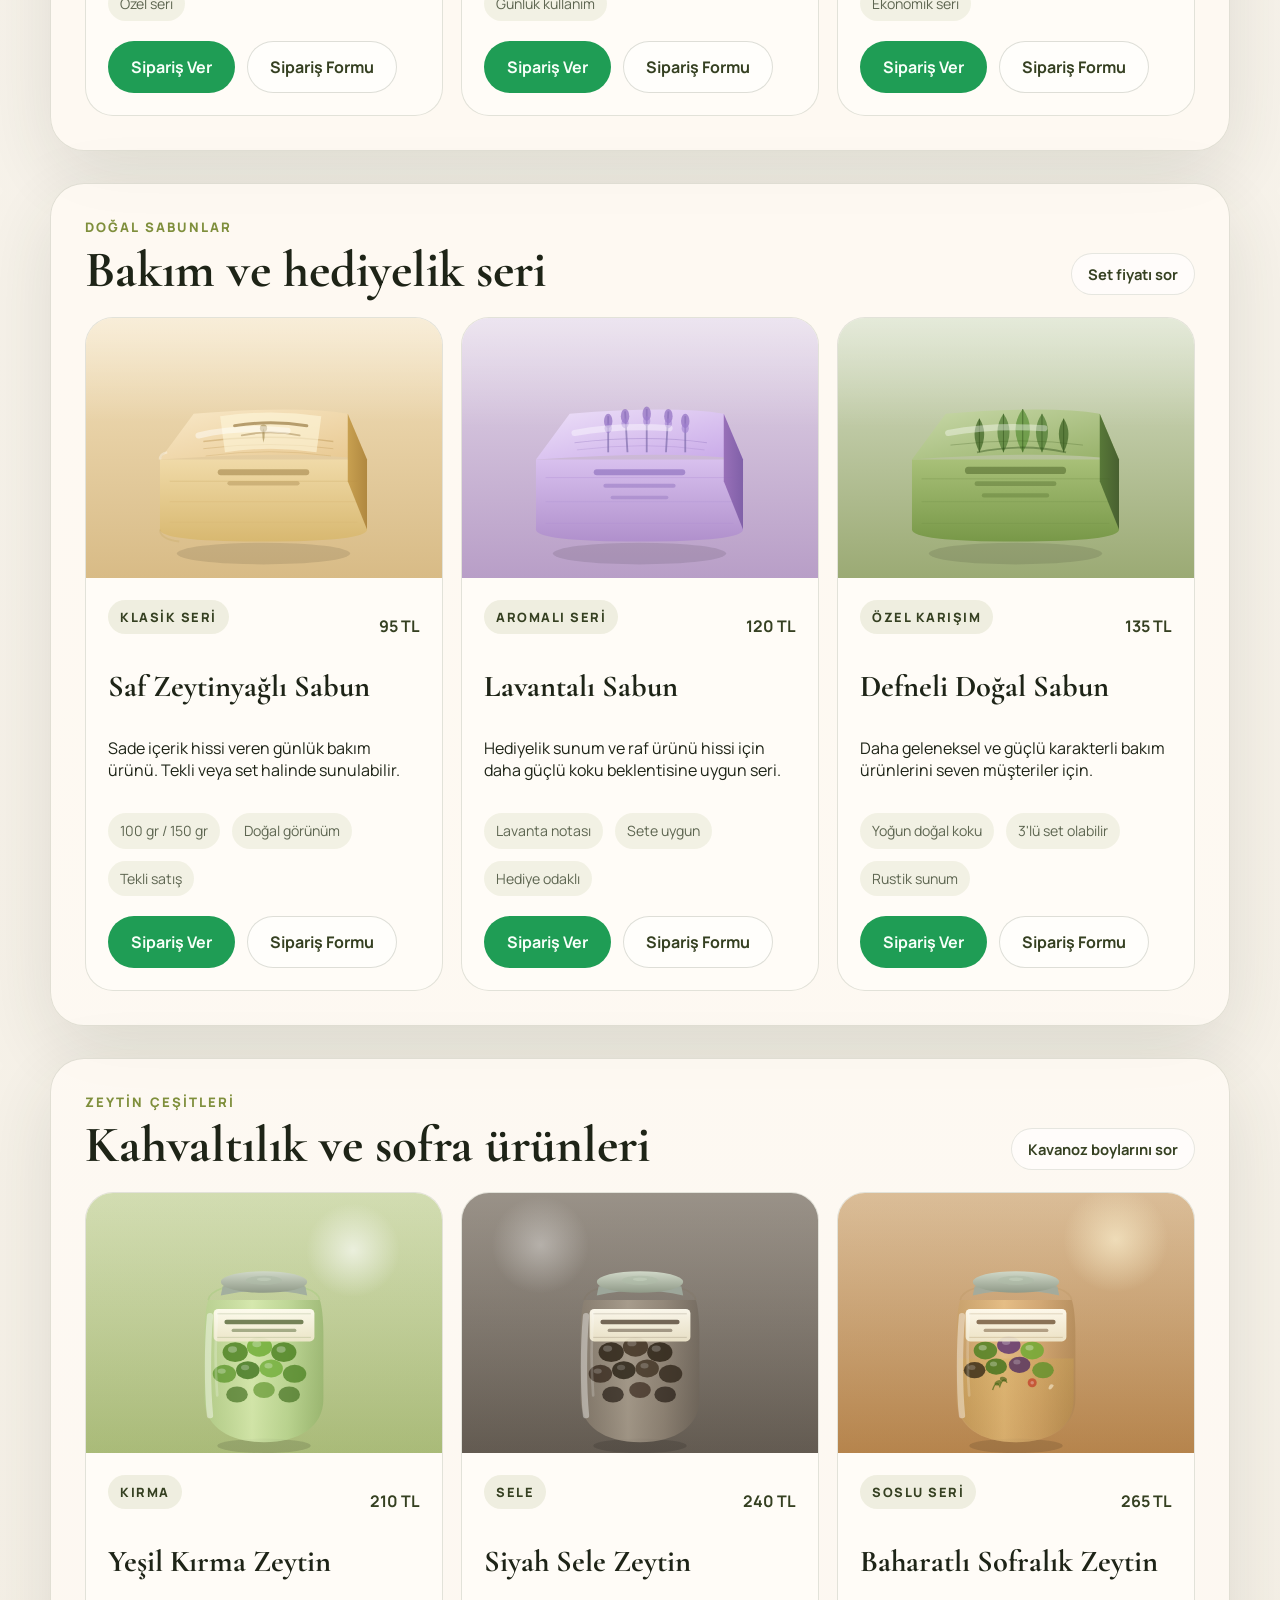
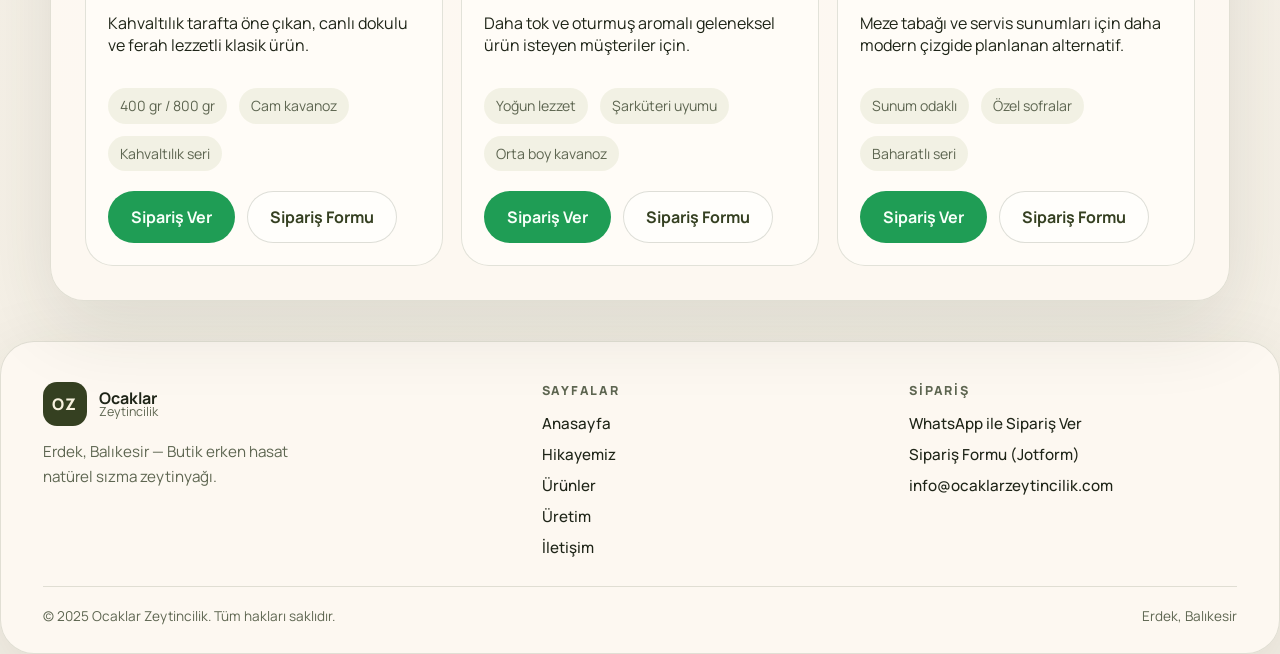
<file: urunler.html>
<!doctype html>
<html lang="tr">
  <head>
    <meta charset="UTF-8" />
    <meta name="viewport" content="width=device-width, initial-scale=1.0" />
    <title>Ürünler | Ocaklar Zeytincilik</title>
    <meta
      name="description"
      content="Ocaklar Zeytincilik zeytinyağı, doğal sabun ve zeytin ürünleri. Erdek'ten butik erken hasat."
    />
    <link rel="preconnect" href="https://fonts.googleapis.com" />
    <link rel="preconnect" href="https://fonts.gstatic.com" crossorigin />
    <link
      href="https://fonts.googleapis.com/css2?family=Cormorant+Garamond:wght@500;600;700&family=Manrope:wght@400;500;600;700;800&display=swap"
      rel="stylesheet"
    />
    <link rel="icon" href="favicon.svg" type="image/svg+xml" />
    <link rel="stylesheet" href="styles.css" />
    <meta property="og:type" content="website" />
    <meta property="og:title" content="Ürünler | Ocaklar Zeytincilik" />
    <meta property="og:description" content="Ocaklar Zeytincilik zeytinyağı, doğal sabun ve zeytin ürünleri." />
    <meta property="og:locale" content="tr_TR" />
  </head>
  <body>
    <div class="page-shell">
      <header class="site-header">
        <a class="brand" href="index.html">
          <span class="brand-mark">OZ</span>
          <span class="brand-text">
            <strong>Ocaklar</strong>
            <span>Zeytincilik</span>
          </span>
        </a>
        <button class="menu-toggle" type="button" aria-expanded="false" aria-label="Menüyü aç">
          <span></span>
          <span></span>
        </button>
        <nav class="site-nav">
          <a href="index.html">Anasayfa</a>
          <a href="hikayemiz.html">Hikayemiz</a>
          <a class="is-current" href="urunler.html">Ürünler</a>
          <a href="uretim.html">Üretim</a>
          <a href="iletisim.html">İletişim</a>
        </nav>
      </header>

      <main>
        <section class="page-hero reveal">
          <p class="eyebrow">Ürün Kataloğu</p>
          <h1>Erken hasatın karakterini taşıyan ürünler.</h1>
          <p class="hero-text">
            Soğuk sıkım zeytinyağından doğal sabuna, kahvaltılık zeytine — Erdek topraklarının
            özeniyle hazırlanan ürün yelpazemizi aşağıda bulabilirsiniz.
          </p>
          <div class="hero-actions">
            <a
              class="button button-whatsapp"
              href="https://wa.me/905555555555?text=Merhaba%20Ocaklar%20Zeytincilik,%20sipari%C5%9F%20vermek%20istiyorum."
              target="_blank"
              rel="noreferrer"
            >WhatsApp ile Sipariş Ver</a>
            <a class="button button-secondary" href="siparis.html">Sipariş Formu</a>
          </div>
        </section>

        <section class="shop-section" id="zeytinyagi">
          <div class="shop-section-head reveal">
            <div>
              <p class="eyebrow">Zeytinyağları</p>
              <h2>Şişe ve teneke serileri</h2>
            </div>
            <a
              class="mini-link"
              href="https://wa.me/905555555555?text=Merhaba,%20toplu%20fiyat%20almak%20istiyorum."
              target="_blank"
              rel="noreferrer"
            >Toplu fiyat sor</a>
          </div>
          <div class="shop-grid">
            <article class="shop-card reveal">
              <div class="product-image image-oil-bottle"></div>
              <div class="shop-card-body">
                <div class="shop-card-top">
                  <span class="product-tag">Erken Hasat</span>
                  <strong class="price-tag">490 TL</strong>
                </div>
                <h3>250 ml Premium Seri</h3>
                <p>Gurme sofralar ve hediyelik kullanım için daha yoğun, canlı ve rafine profil.</p>
                <div class="product-points">
                  <span>Yoğun meyvemsilik</span>
                  <span>Cam şişe sunum</span>
                  <span>Özel seri</span>
                </div>
                <div class="shop-card-actions">
                  <a
                    class="button button-whatsapp"
                    href="https://wa.me/905555555555?text=Merhaba,%20250ml%20Premium%20Seri%20i%C3%A7in%20sipari%C5%9F%20vermek%20istiyorum."
                    target="_blank"
                    rel="noreferrer"
                  >Sipariş Ver</a>
                  <a class="button button-secondary" href="siparis.html">Sipariş Formu</a>
                </div>
              </div>
            </article>

            <article class="shop-card reveal">
              <div class="product-image image-oil-green"></div>
              <div class="shop-card-body">
                <div class="shop-card-top">
                  <span class="product-tag">Natürel Sızma</span>
                  <strong class="price-tag">790 TL</strong>
                </div>
                <h3>500 ml Günlük Seri</h3>
                <p>Kahvaltı, salata ve soğuk kullanım için dengeli içim sağlayan ana ürün.</p>
                <div class="product-points">
                  <span>Yumuşak bitiş</span>
                  <span>Soğuk sıkım</span>
                  <span>Günlük kullanım</span>
                </div>
                <div class="shop-card-actions">
                  <a
                    class="button button-whatsapp"
                    href="https://wa.me/905555555555?text=Merhaba,%20500ml%20G%C3%BCnl%C3%BCk%20Seri%20i%C3%A7in%20sipari%C5%9F%20vermek%20istiyorum."
                    target="_blank"
                    rel="noreferrer"
                  >Sipariş Ver</a>
                  <a class="button button-secondary" href="siparis.html">Sipariş Formu</a>
                </div>
              </div>
            </article>

            <article class="shop-card reveal">
              <div class="product-image image-oil-tin"></div>
              <div class="shop-card-body">
                <div class="shop-card-top">
                  <span class="product-tag">Aile Boyu</span>
                  <strong class="price-tag">1.450 TL+</strong>
                </div>
                <h3>1 L – 5 L Mutfak Serisi</h3>
                <p>Sürekli kullanım için daha avantajlı hacimlerde planlanan ana mutfak paketi.</p>
                <div class="product-points">
                  <span>Teneke ambalaj</span>
                  <span>Yoğun kullanım</span>
                  <span>Ekonomik seri</span>
                </div>
                <div class="shop-card-actions">
                  <a
                    class="button button-whatsapp"
                    href="https://wa.me/905555555555?text=Merhaba,%20Mutfak%20Serisi%20i%C3%A7in%20sipari%C5%9F%20vermek%20istiyorum."
                    target="_blank"
                    rel="noreferrer"
                  >Sipariş Ver</a>
                  <a class="button button-secondary" href="siparis.html">Sipariş Formu</a>
                </div>
              </div>
            </article>
          </div>
        </section>

        <section class="shop-section" id="sabun">
          <div class="shop-section-head reveal">
            <div>
              <p class="eyebrow">Doğal Sabunlar</p>
              <h2>Bakım ve hediyelik seri</h2>
            </div>
            <a
              class="mini-link"
              href="https://wa.me/905555555555?text=Merhaba,%20sabun%20seti%20fiyat%C4%B1%20hakk%C4%B1nda%20bilgi%20almak%20istiyorum."
              target="_blank"
              rel="noreferrer"
            >Set fiyatı sor</a>
          </div>
          <div class="shop-grid">
            <article class="shop-card reveal">
              <div class="product-image image-soap-pure"></div>
              <div class="shop-card-body">
                <div class="shop-card-top">
                  <span class="product-tag">Klasik Seri</span>
                  <strong class="price-tag">95 TL</strong>
                </div>
                <h3>Saf Zeytinyağlı Sabun</h3>
                <p>Sade içerik hissi veren günlük bakım ürünü. Tekli veya set halinde sunulabilir.</p>
                <div class="product-points">
                  <span>100 gr / 150 gr</span>
                  <span>Doğal görünüm</span>
                  <span>Tekli satış</span>
                </div>
                <div class="shop-card-actions">
                  <a
                    class="button button-whatsapp"
                    href="https://wa.me/905555555555?text=Merhaba,%20Saf%20Zeytinyal%C4%B1%20Sabun%20i%C3%A7in%20sipari%C5%9F%20vermek%20istiyorum."
                    target="_blank"
                    rel="noreferrer"
                  >Sipariş Ver</a>
                  <a class="button button-secondary" href="siparis.html">Sipariş Formu</a>
                </div>
              </div>
            </article>

            <article class="shop-card reveal">
              <div class="product-image image-soap-lavender"></div>
              <div class="shop-card-body">
                <div class="shop-card-top">
                  <span class="product-tag">Aromalı Seri</span>
                  <strong class="price-tag">120 TL</strong>
                </div>
                <h3>Lavantalı Sabun</h3>
                <p>Hediyelik sunum ve raf ürünü hissi için daha güçlü koku beklentisine uygun seri.</p>
                <div class="product-points">
                  <span>Lavanta notası</span>
                  <span>Sete uygun</span>
                  <span>Hediye odaklı</span>
                </div>
                <div class="shop-card-actions">
                  <a
                    class="button button-whatsapp"
                    href="https://wa.me/905555555555?text=Merhaba,%20Lavantalı%20Sabun%20i%C3%A7in%20sipari%C5%9F%20vermek%20istiyorum."
                    target="_blank"
                    rel="noreferrer"
                  >Sipariş Ver</a>
                  <a class="button button-secondary" href="siparis.html">Sipariş Formu</a>
                </div>
              </div>
            </article>

            <article class="shop-card reveal">
              <div class="product-image image-soap-laurel"></div>
              <div class="shop-card-body">
                <div class="shop-card-top">
                  <span class="product-tag">Özel Karışım</span>
                  <strong class="price-tag">135 TL</strong>
                </div>
                <h3>Defneli Doğal Sabun</h3>
                <p>Daha geleneksel ve güçlü karakterli bakım ürünlerini seven müşteriler için.</p>
                <div class="product-points">
                  <span>Yoğun doğal koku</span>
                  <span>3'lü set olabilir</span>
                  <span>Rustik sunum</span>
                </div>
                <div class="shop-card-actions">
                  <a
                    class="button button-whatsapp"
                    href="https://wa.me/905555555555?text=Merhaba,%20Defneli%20Do%C4%9Fal%20Sabun%20i%C3%A7in%20sipari%C5%9F%20vermek%20istiyorum."
                    target="_blank"
                    rel="noreferrer"
                  >Sipariş Ver</a>
                  <a class="button button-secondary" href="siparis.html">Sipariş Formu</a>
                </div>
              </div>
            </article>
          </div>
        </section>

        <section class="shop-section" id="zeytin">
          <div class="shop-section-head reveal">
            <div>
              <p class="eyebrow">Zeytin Çeşitleri</p>
              <h2>Kahvaltılık ve sofra ürünleri</h2>
            </div>
            <a
              class="mini-link"
              href="https://wa.me/905555555555?text=Merhaba,%20kavanoz%20boylar%C4%B1%20hakk%C4%B1nda%20bilgi%20almak%20istiyorum."
              target="_blank"
              rel="noreferrer"
            >Kavanoz boylarını sor</a>
          </div>
          <div class="shop-grid">
            <article class="shop-card reveal">
              <div class="product-image image-olive-green"></div>
              <div class="shop-card-body">
                <div class="shop-card-top">
                  <span class="product-tag">Kırma</span>
                  <strong class="price-tag">210 TL</strong>
                </div>
                <h3>Yeşil Kırma Zeytin</h3>
                <p>Kahvaltılık tarafta öne çıkan, canlı dokulu ve ferah lezzetli klasik ürün.</p>
                <div class="product-points">
                  <span>400 gr / 800 gr</span>
                  <span>Cam kavanoz</span>
                  <span>Kahvaltılık seri</span>
                </div>
                <div class="shop-card-actions">
                  <a
                    class="button button-whatsapp"
                    href="https://wa.me/905555555555?text=Merhaba,%20Ye%C5%9Fil%20K%C4%B1rma%20Zeytin%20i%C3%A7in%20sipari%C5%9F%20vermek%20istiyorum."
                    target="_blank"
                    rel="noreferrer"
                  >Sipariş Ver</a>
                  <a class="button button-secondary" href="siparis.html">Sipariş Formu</a>
                </div>
              </div>
            </article>

            <article class="shop-card reveal">
              <div class="product-image image-olive-black"></div>
              <div class="shop-card-body">
                <div class="shop-card-top">
                  <span class="product-tag">Sele</span>
                  <strong class="price-tag">240 TL</strong>
                </div>
                <h3>Siyah Sele Zeytin</h3>
                <p>Daha tok ve oturmuş aromalı geleneksel ürün isteyen müşteriler için.</p>
                <div class="product-points">
                  <span>Yoğun lezzet</span>
                  <span>Şarküteri uyumu</span>
                  <span>Orta boy kavanoz</span>
                </div>
                <div class="shop-card-actions">
                  <a
                    class="button button-whatsapp"
                    href="https://wa.me/905555555555?text=Merhaba,%20Siyah%20Sele%20Zeytin%20i%C3%A7in%20sipari%C5%9F%20vermek%20istiyorum."
                    target="_blank"
                    rel="noreferrer"
                  >Sipariş Ver</a>
                  <a class="button button-secondary" href="siparis.html">Sipariş Formu</a>
                </div>
              </div>
            </article>

            <article class="shop-card reveal">
              <div class="product-image image-olive-marinated"></div>
              <div class="shop-card-body">
                <div class="shop-card-top">
                  <span class="product-tag">Soslu Seri</span>
                  <strong class="price-tag">265 TL</strong>
                </div>
                <h3>Baharatlı Sofralık Zeytin</h3>
                <p>Meze tabağı ve servis sunumları için daha modern çizgide planlanan alternatif.</p>
                <div class="product-points">
                  <span>Sunum odaklı</span>
                  <span>Özel sofralar</span>
                  <span>Baharatlı seri</span>
                </div>
                <div class="shop-card-actions">
                  <a
                    class="button button-whatsapp"
                    href="https://wa.me/905555555555?text=Merhaba,%20Baharatl%C4%B1%20Sofral%C4%B1k%20Zeytin%20i%C3%A7in%20sipari%C5%9F%20vermek%20istiyorum."
                    target="_blank"
                    rel="noreferrer"
                  >Sipariş Ver</a>
                  <a class="button button-secondary" href="siparis.html">Sipariş Formu</a>
                </div>
              </div>
            </article>
          </div>
        </section>
      </main>
    </div>

    <footer class="site-footer">
      <div class="footer-inner">
        <div class="footer-brand">
          <a class="brand" href="index.html">
            <span class="brand-mark">OZ</span>
            <span class="brand-text">
              <strong>Ocaklar</strong>
              <span>Zeytincilik</span>
            </span>
          </a>
          <p class="footer-tagline">Erdek, Balıkesir — Butik erken hasat natürel sızma zeytinyağı.</p>
        </div>
        <nav class="footer-nav">
          <strong>Sayfalar</strong>
          <a href="index.html">Anasayfa</a>
          <a href="hikayemiz.html">Hikayemiz</a>
          <a href="urunler.html">Ürünler</a>
          <a href="uretim.html">Üretim</a>
          <a href="iletisim.html">İletişim</a>
        </nav>
        <div class="footer-contact">
          <strong>Sipariş</strong>
          <a href="https://wa.me/905555555555?text=Merhaba%20Ocaklar%20Zeytincilik" target="_blank" rel="noreferrer">WhatsApp ile Sipariş Ver</a>
          <a href="siparis.html">Sipariş Formu (Jotform)</a>
          <a href="mailto:info@ocaklarzeytincilik.com">info@ocaklarzeytincilik.com</a>
        </div>
      </div>
      <div class="footer-bottom">
        <span>© 2025 Ocaklar Zeytincilik. Tüm hakları saklıdır.</span>
        <a href="https://maps.google.com/?q=Erdek,Bal%C4%B1kesir" target="_blank" rel="noreferrer">Erdek, Balıkesir</a>
      </div>
    </footer>

    <script src="script.js"></script>
  </body>
</html>
</file>
<file: styles.css>
:root {
  --bg: #f5f0e6;
  --surface: rgba(255, 251, 244, 0.8);
  --surface-strong: #fffaf0;
  --card: rgba(40, 48, 30, 0.07);
  --text: #1e2417;
  --muted: #5e6651;
  --accent: #7f8f3c;
  --accent-deep: #354021;
  --accent-soft: #d8c79b;
  --line: rgba(53, 64, 33, 0.14);
  --shadow: 0 24px 80px rgba(42, 47, 29, 0.12);
}

* {
  box-sizing: border-box;
}

html {
  scroll-behavior: smooth;
}

body {
  margin: 0;
  font-family: "Manrope", sans-serif;
  color: var(--text);
  background:
    radial-gradient(circle at top left, rgba(217, 199, 155, 0.45), transparent 28%),
    radial-gradient(circle at right 20%, rgba(127, 143, 60, 0.18), transparent 24%),
    linear-gradient(180deg, #f9f5ee 0%, var(--bg) 100%);
}

body::before {
  content: "";
  position: fixed;
  inset: 0;
  pointer-events: none;
  background-image:
    linear-gradient(rgba(53, 64, 33, 0.03) 1px, transparent 1px),
    linear-gradient(90deg, rgba(53, 64, 33, 0.03) 1px, transparent 1px);
  background-size: 120px 120px;
  mask-image: linear-gradient(180deg, rgba(0, 0, 0, 0.35), transparent 75%);
}

.page-shell {
  width: min(1180px, calc(100% - 32px));
  margin: 24px auto 40px;
}

.site-header {
  position: sticky;
  top: 20px;
  z-index: 20;
  display: flex;
  align-items: center;
  justify-content: space-between;
  gap: 20px;
  padding: 14px 18px;
  border: 1px solid var(--line);
  border-radius: 22px;
  backdrop-filter: blur(18px);
  background: rgba(255, 250, 240, 0.72);
  box-shadow: var(--shadow);
}

.brand {
  display: inline-flex;
  align-items: center;
  gap: 12px;
  color: inherit;
  text-decoration: none;
}

.brand-mark {
  display: grid;
  place-items: center;
  width: 44px;
  height: 44px;
  border-radius: 14px;
  background: var(--accent-deep);
  color: #f8f2df;
  font-weight: 800;
  letter-spacing: 0.08em;
}

.brand-text {
  display: flex;
  flex-direction: column;
  line-height: 1;
}

.brand-text strong {
  font-size: 1rem;
}

.brand-text span {
  font-size: 0.78rem;
  color: var(--muted);
}

.site-nav {
  display: flex;
  align-items: center;
  gap: 22px;
}

.site-nav a {
  color: var(--text);
  text-decoration: none;
  font-weight: 600;
  font-size: 0.95rem;
  transition: color 180ms ease;
}

.site-nav a:hover {
  color: var(--accent-deep);
}

.site-nav a.is-current {
  color: var(--accent-deep);
}

.menu-toggle {
  display: none;
  border: 0;
  padding: 0;
  width: 46px;
  height: 46px;
  border-radius: 14px;
  background: var(--accent-deep);
}

.menu-toggle span {
  display: block;
  width: 18px;
  height: 2px;
  margin: 5px auto;
  background: #fff7e5;
}

main {
  display: grid;
  gap: 32px;
  margin-top: 28px;
}

section {
  position: relative;
}

.hero,
.page-hero,
.story,
.products,
.process,
.contact,
.highlight {
  border: 1px solid var(--line);
  border-radius: 34px;
  background: var(--surface);
  box-shadow: var(--shadow);
}

.hero {
  display: grid;
  grid-template-columns: 1.2fr 0.8fr;
  gap: 28px;
  padding: 56px;
  min-height: 78vh;
  overflow: hidden;
}

.page-hero {
  padding: 48px 42px;
}

.sales-hero,
.category-section,
.offer-strip,
.shop-hero,
.shop-toolbar,
.shop-section {
  border: 1px solid var(--line);
  border-radius: 34px;
  background: var(--surface);
  box-shadow: var(--shadow);
}

.sales-hero {
  display: grid;
  grid-template-columns: 1.15fr 0.85fr;
  gap: 22px;
  padding: 42px;
}

.shop-hero {
  display: grid;
  grid-template-columns: minmax(0, 1.2fr) minmax(320px, 0.8fr);
  gap: 22px;
  padding: 42px;
}

.shop-hero-copy {
  min-width: 0;
}

.shop-side,
.shop-chips,
.toolbar-pills,
.shop-grid,
.product-points,
.shop-card-actions {
  display: flex;
  flex-wrap: wrap;
  gap: 12px;
}

.shop-side {
  display: grid;
}

.shop-chips {
  margin-top: 24px;
}

.shop-chips a,
.pill,
.mini-link {
  display: inline-flex;
  align-items: center;
  justify-content: center;
  min-height: 42px;
  padding: 0 16px;
  border: 1px solid rgba(53, 64, 33, 0.12);
  border-radius: 999px;
  color: var(--accent-deep);
  text-decoration: none;
  background: rgba(255, 255, 255, 0.6);
  font-weight: 700;
  font-size: 0.92rem;
}

.pill.is-active {
  background: var(--accent-deep);
  color: #fff7e5;
}

.shop-side-card,
.shop-card {
  border: 1px solid var(--line);
  border-radius: 28px;
  background: rgba(255, 253, 248, 0.84);
}

.shop-side-card {
  display: grid;
  gap: 8px;
  padding: 22px;
}

.shop-side-card span,
.toolbar-label,
.image-note,
.product-points span {
  color: var(--muted);
}

.shop-toolbar {
  display: flex;
  align-items: center;
  justify-content: space-between;
  gap: 18px;
  padding: 22px 26px;
}

.toolbar-group {
  display: grid;
  gap: 10px;
}

.toolbar-label {
  font-size: 0.82rem;
  font-weight: 800;
  letter-spacing: 0.12em;
  text-transform: uppercase;
}

.shop-section {
  padding: 34px;
}

.shop-section-head {
  display: flex;
  align-items: end;
  justify-content: space-between;
  gap: 20px;
  margin-bottom: 22px;
}

.shop-grid {
  display: grid;
  grid-template-columns: repeat(3, minmax(0, 1fr));
  gap: 18px;
}

.shop-card {
  overflow: hidden;
}

.product-image {
  position: relative;
  min-height: 260px;
  padding: 18px;
  display: flex;
  flex-direction: column;
  justify-content: space-between;
  background: linear-gradient(180deg, rgba(255, 250, 240, 0.4), rgba(234, 225, 205, 0.7));
}

.image-badge {
  align-self: flex-start;
  display: inline-flex;
  padding: 8px 12px;
  border-radius: 999px;
  background: rgba(255, 250, 240, 0.75);
  color: var(--accent-deep);
  font-size: 0.78rem;
  font-weight: 800;
  letter-spacing: 0.08em;
  text-transform: uppercase;
}

.image-note {
  max-width: 18ch;
  font-size: 0.92rem;
  line-height: 1.5;
}

.image-oil-bottle {
  background-image: url('images/oil-bottle.svg'),
    radial-gradient(circle at 75% 20%, rgba(255, 245, 208, 0.95), transparent 16%),
    linear-gradient(180deg, rgba(112, 132, 43, 0.3), rgba(54, 69, 23, 0.18)),
    linear-gradient(180deg, #ebe2c8, #d7c59b);
  background-size: auto 90%, auto, auto, auto;
  background-position: center bottom, center, center, center;
  background-repeat: no-repeat, no-repeat, no-repeat, no-repeat;
}

.image-oil-green {
  background-image: url('images/oil-bottle-daily.svg'),
    radial-gradient(circle at 70% 24%, rgba(255, 252, 236, 0.92), transparent 15%),
    linear-gradient(180deg, rgba(136, 156, 56, 0.38), rgba(63, 78, 28, 0.22)),
    linear-gradient(180deg, #edf0d7, #cfcc95);
  background-size: auto 90%, auto, auto, auto;
  background-position: center bottom, center, center, center;
  background-repeat: no-repeat, no-repeat, no-repeat, no-repeat;
}

.image-oil-tin {
  background-image: url('images/oil-tin.svg'),
    radial-gradient(circle at 20% 25%, rgba(255, 255, 255, 0.55), transparent 15%),
    linear-gradient(180deg, rgba(112, 120, 98, 0.38), rgba(62, 69, 55, 0.18)),
    linear-gradient(180deg, #d7ddd6, #afb7ab);
  background-size: 80% auto, auto, auto, auto;
  background-position: center center, center, center, center;
  background-repeat: no-repeat, no-repeat, no-repeat, no-repeat;
}

.image-soap-pure {
  background-image: url('images/soap-pure.svg'),
    linear-gradient(180deg, rgba(255, 255, 255, 0.42), transparent 40%),
    linear-gradient(180deg, #f3e1bd, #d8bb86);
  background-size: 88% auto, auto, auto;
  background-position: center center, center, center;
  background-repeat: no-repeat, no-repeat, no-repeat;
}

.image-soap-lavender {
  background-image: url('images/soap-lavender.svg'),
    linear-gradient(180deg, rgba(255, 255, 255, 0.34), transparent 42%),
    linear-gradient(180deg, #e3d7e8, #b89ec7);
  background-size: 88% auto, auto, auto;
  background-position: center center, center, center;
  background-repeat: no-repeat, no-repeat, no-repeat;
}

.image-soap-laurel {
  background-image: url('images/soap-laurel.svg'),
    linear-gradient(180deg, rgba(255, 255, 255, 0.34), transparent 42%),
    linear-gradient(180deg, #d7dfc6, #9baa74);
  background-size: 88% auto, auto, auto;
  background-position: center center, center, center;
  background-repeat: no-repeat, no-repeat, no-repeat;
}

.image-olive-green {
  background-image: url('images/olive-green.svg'),
    radial-gradient(circle at 75% 22%, rgba(255, 255, 255, 0.62), transparent 14%),
    linear-gradient(180deg, rgba(148, 165, 70, 0.26), rgba(91, 105, 38, 0.2)),
    linear-gradient(180deg, #e8f0d7, #bdcf8d);
  background-size: auto 90%, auto, auto, auto;
  background-position: center bottom, center, center, center;
  background-repeat: no-repeat, no-repeat, no-repeat, no-repeat;
}

.image-olive-black {
  background-image: url('images/olive-black.svg'),
    radial-gradient(circle at 22% 20%, rgba(255, 255, 255, 0.34), transparent 14%),
    linear-gradient(180deg, rgba(82, 72, 58, 0.28), rgba(42, 37, 29, 0.2)),
    linear-gradient(180deg, #b5aea6, #71685e);
  background-size: auto 90%, auto, auto, auto;
  background-position: center bottom, center, center, center;
  background-repeat: no-repeat, no-repeat, no-repeat, no-repeat;
}

.image-olive-marinated {
  background-image: url('images/olive-marinated.svg'),
    radial-gradient(circle at 78% 18%, rgba(255, 245, 212, 0.62), transparent 15%),
    linear-gradient(180deg, rgba(156, 105, 54, 0.2), rgba(108, 69, 28, 0.18)),
    linear-gradient(180deg, #ead2b0, #c69257);
  background-size: auto 90%, auto, auto, auto;
  background-position: center bottom, center, center, center;
  background-repeat: no-repeat, no-repeat, no-repeat, no-repeat;
}

.shop-card-body {
  display: grid;
  gap: 16px;
  padding: 22px;
}

.shop-card-top {
  display: flex;
  align-items: center;
  justify-content: space-between;
  gap: 12px;
}

.price-tag {
  color: var(--accent-deep);
  font-size: 1rem;
  white-space: nowrap;
}

.product-points span {
  display: inline-flex;
  padding: 8px 12px;
  border-radius: 999px;
  background: rgba(127, 143, 60, 0.1);
  font-size: 0.88rem;
  line-height: 1.4;
}

.shop-card-actions {
  margin-top: 4px;
}

.sales-summary {
  display: grid;
  gap: 16px;
}

.summary-card,
.sales-card {
  border: 1px solid var(--line);
  border-radius: 24px;
  background: rgba(255, 253, 248, 0.78);
}

.summary-card {
  display: grid;
  gap: 8px;
  padding: 22px;
}

.summary-card strong,
.sales-meta strong {
  font-size: 1rem;
}

.summary-card span,
.sales-meta span {
  color: var(--muted);
  line-height: 1.6;
}

.hero::after {
  content: "";
  position: absolute;
  inset: auto -120px -140px auto;
  width: 320px;
  height: 320px;
  border-radius: 50%;
  background: radial-gradient(circle, rgba(127, 143, 60, 0.24), transparent 70%);
}

.eyebrow {
  margin: 0 0 10px;
  font-size: 0.82rem;
  font-weight: 800;
  letter-spacing: 0.16em;
  text-transform: uppercase;
  color: var(--accent);
}

h1,
h2,
h3 {
  margin: 0;
  font-family: "Cormorant Garamond", serif;
  font-weight: 700;
}

h1 {
  max-width: 10ch;
  font-size: clamp(3.8rem, 8vw, 6.4rem);
  line-height: 0.92;
}

h2 {
  font-size: clamp(2.2rem, 4vw, 3.4rem);
  line-height: 0.95;
}

h3 {
  font-size: 1.9rem;
}

.hero-text,
.story-card p,
.product-card p,
.timeline-item p,
.highlight p,
.contact-card p {
  color: var(--muted);
  line-height: 1.7;
  font-size: 1rem;
}

.hero-actions {
  display: flex;
  flex-wrap: wrap;
  gap: 14px;
  margin: 28px 0 30px;
}

.button {
  display: inline-flex;
  align-items: center;
  justify-content: center;
  min-height: 52px;
  padding: 0 22px;
  border-radius: 999px;
  border: 1px solid transparent;
  text-decoration: none;
  font-weight: 700;
  transition: transform 180ms ease, background-color 180ms ease, border-color 180ms ease;
}

.button:hover {
  transform: translateY(-2px);
}

.button-primary {
  background: var(--accent-deep);
  color: #fff7e5;
}

.button-whatsapp {
  background: #1f9d55;
  color: #f7fff9;
}

.button-secondary {
  color: var(--accent-deep);
  border-color: rgba(53, 64, 33, 0.16);
  background: rgba(255, 255, 255, 0.5);
}

.hero-metrics {
  display: grid;
  grid-template-columns: repeat(3, minmax(0, 1fr));
  gap: 14px;
  padding: 0;
  margin: 0;
  list-style: none;
}

.hero-metrics li,
.product-card,
.timeline-item,
.story-card,
.contact-card,
.contact-form {
  border: 1px solid var(--line);
  border-radius: 24px;
  background: rgba(255, 253, 248, 0.75);
}

.hero-metrics li {
  padding: 18px;
}

.hero-metrics strong {
  display: block;
  margin-bottom: 8px;
}

.hero-metrics span {
  color: var(--muted);
  font-size: 0.92rem;
  line-height: 1.5;
}

.hero-visual {
  position: relative;
  display: grid;
  place-items: center;
}

.olive-card {
  position: relative;
  width: min(100%, 420px);
  min-height: 520px;
  padding: 26px;
  border-radius: 34px;
  background:
    linear-gradient(180deg, rgba(39, 49, 26, 0.96), rgba(69, 82, 42, 0.92)),
    var(--accent-deep);
  color: #fff7e5;
  overflow: hidden;
}

.olive-badge {
  display: inline-flex;
  padding: 10px 14px;
  border-radius: 999px;
  background: rgba(255, 247, 229, 0.12);
  backdrop-filter: blur(10px);
  font-size: 0.85rem;
  font-weight: 700;
}

.olive-pattern {
  position: absolute;
  inset: 0;
  background:
    radial-gradient(circle at 20% 22%, rgba(216, 199, 155, 0.22), transparent 18%),
    radial-gradient(circle at 78% 30%, rgba(216, 199, 155, 0.14), transparent 16%),
    radial-gradient(circle at 50% 78%, rgba(255, 247, 229, 0.1), transparent 22%);
}

.olive-content {
  position: absolute;
  left: 26px;
  right: 26px;
  bottom: 30px;
}

.olive-content p,
.olive-content span {
  margin: 0;
}

.olive-content p {
  margin-bottom: 8px;
  font-size: 0.85rem;
  letter-spacing: 0.16em;
  text-transform: uppercase;
}

.olive-content h2 {
  margin-bottom: 10px;
  font-size: clamp(2.7rem, 5vw, 4.1rem);
}

.olive-content span {
  display: block;
  max-width: 18ch;
  color: rgba(255, 247, 229, 0.8);
}

.floating-note {
  position: absolute;
  right: 12px;
  bottom: 24px;
  display: grid;
  gap: 6px;
  padding: 16px 18px;
  border: 1px solid rgba(255, 247, 229, 0.2);
  border-radius: 22px;
  backdrop-filter: blur(16px);
  background: rgba(255, 250, 240, 0.78);
  box-shadow: 0 20px 40px rgba(26, 31, 18, 0.16);
}

.section-grid,
.products,
.process,
.contact,
.highlight {
  padding: 42px;
}

.page-links {
  display: grid;
  grid-template-columns: repeat(2, minmax(0, 1fr));
  gap: 18px;
}

.values-grid {
  display: grid;
  grid-template-columns: repeat(3, minmax(0, 1fr));
  gap: 18px;
}

.category-section,
.offer-strip {
  padding: 42px;
}

.link-card {
  display: grid;
  gap: 10px;
  padding: 28px;
  border: 1px solid var(--line);
  border-radius: 28px;
  background: rgba(255, 253, 248, 0.78);
  color: inherit;
  text-decoration: none;
  box-shadow: var(--shadow);
  transition: transform 180ms ease, border-color 180ms ease;
}

.link-card:hover {
  transform: translateY(-4px);
  border-color: rgba(53, 64, 33, 0.24);
}

.link-card span {
  color: var(--muted);
  line-height: 1.6;
}

.section-intro {
  display: grid;
  gap: 10px;
  max-width: 760px;
  margin-bottom: 28px;
}

.story {
  display: grid;
  grid-template-columns: 0.95fr 1.05fr;
  gap: 28px;
  padding: 42px;
}

.story-card {
  padding: 30px;
}

.product-grid,
.timeline,
.contact-panel {
  display: grid;
  gap: 18px;
}

.product-grid {
  grid-template-columns: repeat(3, minmax(0, 1fr));
}

.page-products,
.page-timeline {
  margin-top: 0;
}

.sales-grid {
  display: grid;
  grid-template-columns: repeat(3, minmax(0, 1fr));
  gap: 18px;
}

.sales-card {
  padding: 26px;
}

.sales-meta {
  display: grid;
  gap: 6px;
  margin-top: 18px;
  padding-top: 18px;
  border-top: 1px solid rgba(53, 64, 33, 0.12);
}

.offer-strip {
  display: grid;
  grid-template-columns: 0.9fr 1fr auto;
  gap: 20px;
  align-items: center;
  background:
    linear-gradient(135deg, rgba(53, 64, 33, 0.96), rgba(86, 96, 52, 0.9)),
    var(--accent-deep);
  color: #fff7e5;
}

.offer-strip .eyebrow,
.offer-strip p {
  color: rgba(255, 247, 229, 0.8);
}

.product-card,
.timeline-item,
.contact-card,
.contact-form {
  padding: 26px;
}

.product-tag {
  display: inline-flex;
  margin-bottom: 18px;
  padding: 8px 12px;
  border-radius: 999px;
  background: rgba(127, 143, 60, 0.12);
  color: var(--accent-deep);
  font-size: 0.8rem;
  font-weight: 800;
  letter-spacing: 0.12em;
  text-transform: uppercase;
}

.product-card ul {
  padding-left: 18px;
  margin: 18px 0 0;
  color: var(--muted);
}

.timeline {
  grid-template-columns: repeat(4, minmax(0, 1fr));
}

.timeline-item span {
  display: inline-flex;
  margin-bottom: 18px;
  color: var(--accent);
  font-weight: 800;
}

.highlight {
  display: grid;
  grid-template-columns: 0.9fr 1.1fr;
  gap: 20px;
  align-items: center;
  background:
    linear-gradient(135deg, rgba(53, 64, 33, 0.96), rgba(86, 96, 52, 0.9)),
    var(--accent-deep);
  color: #fff7e5;
}

.highlight .eyebrow,
.highlight p {
  color: rgba(255, 247, 229, 0.78);
}

.contact-panel {
  grid-template-columns: 0.8fr 1.2fr;
}

.contact-actions {
  display: flex;
  flex-wrap: wrap;
  gap: 14px;
  margin-bottom: 18px;
}

.contact-card {
  display: flex;
  flex-direction: column;
  gap: 14px;
}

.contact-card a {
  color: var(--accent-deep);
  text-decoration: none;
  font-weight: 700;
}

.contact-form {
  display: grid;
  gap: 16px;
}

.embed-card {
  align-content: start;
}

.contact-cta-card {
  align-content: center;
}

.embed-note {
  margin: 0;
  color: var(--muted);
  line-height: 1.6;
}

.embed-fallback,
.map-fallback {
  margin: 0;
  color: var(--muted);
  line-height: 1.6;
}

.embed-fallback a,
.map-fallback a {
  color: var(--accent-deep);
  font-weight: 700;
  text-decoration: none;
}

.contact-form label {
  display: grid;
  gap: 8px;
  font-weight: 700;
}

.contact-form input,
.contact-form textarea {
  width: 100%;
  border: 1px solid rgba(53, 64, 33, 0.16);
  border-radius: 18px;
  padding: 14px 16px;
  font: inherit;
  color: var(--text);
  background: rgba(255, 255, 255, 0.74);
}

.contact-form textarea {
  resize: vertical;
  min-height: 130px;
}

.map-section {
  padding: 42px;
  border: 1px solid var(--line);
  border-radius: 34px;
  background: var(--surface);
  box-shadow: var(--shadow);
}

.map-frame {
  overflow: hidden;
  border: 1px solid var(--line);
  border-radius: 28px;
  background: rgba(255, 253, 248, 0.84);
  min-height: 420px;
}

.map-frame iframe {
  width: 100%;
  height: 420px;
  border: 0;
}

.form-page {
  padding: 42px;
  border: 1px solid var(--line);
  border-radius: 34px;
  background: var(--surface);
  box-shadow: var(--shadow);
}

.form-page-head {
  display: flex;
  align-items: end;
  justify-content: space-between;
  gap: 18px;
  margin-bottom: 24px;
}

.form-page-embed {
  overflow: hidden;
  border: 1px solid var(--line);
  border-radius: 28px;
  background: rgba(255, 253, 248, 0.84);
  padding: 10px;
  min-height: 760px;
}

.form-page-fallback {
  margin-top: 16px;
}

.reveal {
  opacity: 1;
  transform: none;
}

.js .reveal {
  opacity: 0;
  transform: translateY(22px);
  transition: opacity 700ms ease, transform 700ms ease;
}

.js .reveal.is-visible {
  opacity: 1;
  transform: translateY(0);
}

.site-footer {
  margin-top: 40px;
  padding: 40px 42px 28px;
  border: 1px solid var(--line);
  border-radius: 34px;
  background: var(--surface);
  box-shadow: var(--shadow);
}

.footer-inner {
  display: grid;
  grid-template-columns: 1.4fr 1fr 1fr;
  gap: 40px;
  padding-bottom: 28px;
  border-bottom: 1px solid var(--line);
  margin-bottom: 20px;
}

.footer-brand .brand {
  display: inline-flex;
  margin-bottom: 2px;
}

.footer-tagline {
  margin: 12px 0 0;
  color: var(--muted);
  line-height: 1.6;
  font-size: 0.95rem;
  max-width: 28ch;
}

.footer-nav,
.footer-contact {
  display: flex;
  flex-direction: column;
  gap: 10px;
}

.footer-nav strong,
.footer-contact strong {
  font-size: 0.78rem;
  font-weight: 800;
  letter-spacing: 0.14em;
  text-transform: uppercase;
  color: var(--muted);
  margin-bottom: 4px;
}

.footer-nav a,
.footer-contact a {
  color: var(--text);
  text-decoration: none;
  font-size: 0.95rem;
  font-weight: 500;
  transition: color 180ms ease;
}

.footer-nav a:hover,
.footer-contact a:hover {
  color: var(--accent-deep);
}

.footer-bottom {
  display: flex;
  align-items: center;
  justify-content: space-between;
  gap: 16px;
  font-size: 0.85rem;
  color: var(--muted);
}

.footer-bottom a {
  color: var(--muted);
  text-decoration: none;
}

@media (max-width: 980px) {
  .hero,
  .sales-hero,
  .shop-hero,
  .page-links,
  .values-grid,
  .story,
  .highlight,
  .offer-strip,
  .contact-panel,
  .product-grid,
  .shop-grid,
  .sales-grid,
  .timeline {
    grid-template-columns: 1fr;
  }

  .shop-toolbar,
  .shop-section-head,
  .shop-card-top,
  .form-page-head {
    flex-direction: column;
    align-items: flex-start;
  }

  .hero {
    min-height: auto;
    padding: 32px;
  }

  .hero-metrics {
    grid-template-columns: 1fr;
  }

  .floating-note {
    right: auto;
    left: 18px;
    bottom: 18px;
  }

  .footer-inner {
    grid-template-columns: 1fr 1fr;
  }

  .footer-brand {
    grid-column: 1 / -1;
  }

  .values-grid {
    grid-template-columns: 1fr;
  }
}

@media (max-width: 720px) {
  .page-shell {
    width: min(100% - 20px, 100%);
    margin-top: 12px;
  }

  .site-header {
    top: 10px;
    padding: 12px 14px;
  }

  .site-nav {
    position: absolute;
    top: calc(100% + 10px);
    left: 0;
    right: 0;
    display: none;
    flex-direction: column;
    align-items: flex-start;
    padding: 18px;
    border: 1px solid var(--line);
    border-radius: 22px;
    background: rgba(255, 250, 240, 0.96);
    box-shadow: var(--shadow);
  }

  .site-nav.is-open {
    display: flex;
  }

  .menu-toggle {
    display: inline-block;
  }

  .section-grid,
  .products,
  .process,
  .contact,
  .highlight,
  .story,
  .page-hero,
  .sales-hero,
  .shop-hero,
  .shop-toolbar,
  .category-section,
  .shop-section,
  .form-page,
  .map-section,
  .offer-strip {
    padding: 26px 20px;
    border-radius: 28px;
  }

  h1 {
    max-width: none;
    font-size: clamp(3rem, 16vw, 4.4rem);
  }

  h2 {
    font-size: clamp(2rem, 9vw, 2.8rem);
  }

  .olive-card {
    min-height: 420px;
  }

  .site-footer {
    padding: 28px 20px 20px;
    border-radius: 28px;
  }

  .footer-inner {
    grid-template-columns: 1fr;
    gap: 24px;
  }

  .footer-brand {
    grid-column: auto;
  }

  .footer-bottom {
    flex-direction: column;
    align-items: flex-start;
    gap: 6px;
  }
}
</file>
